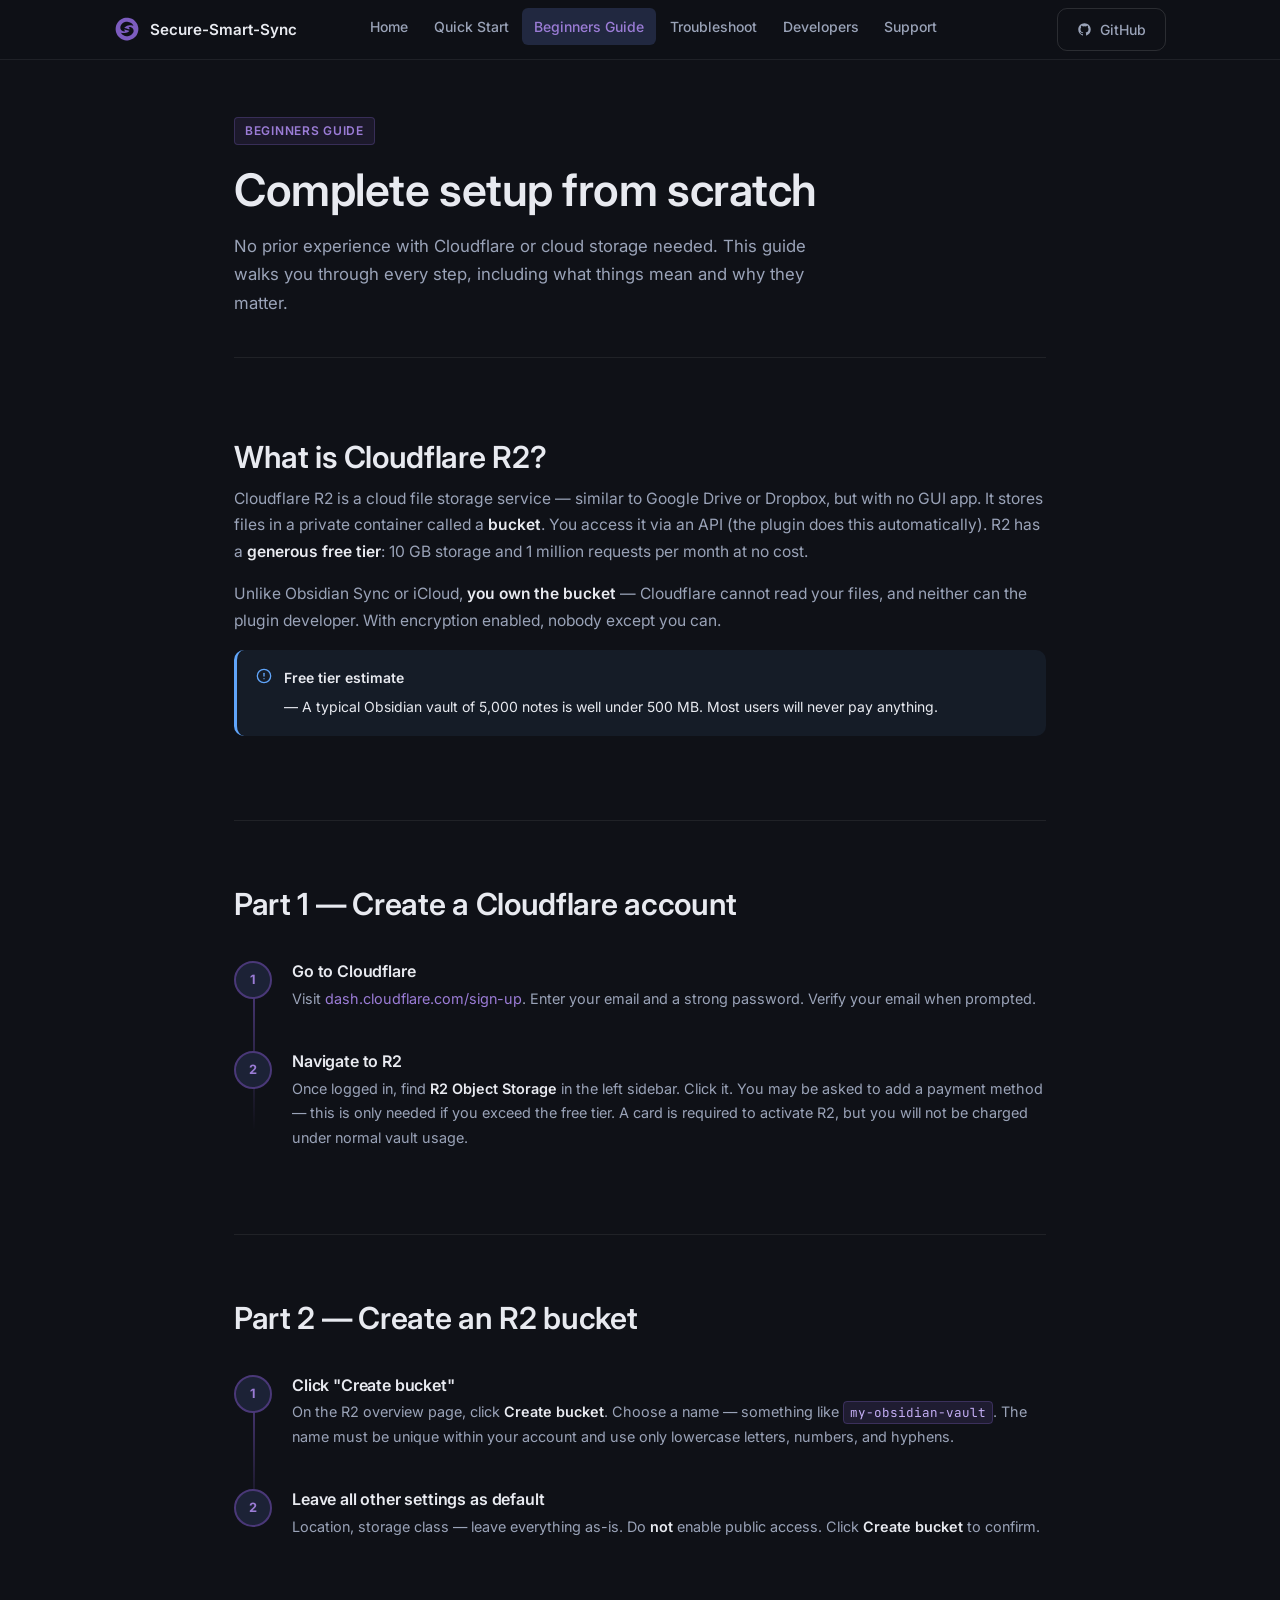
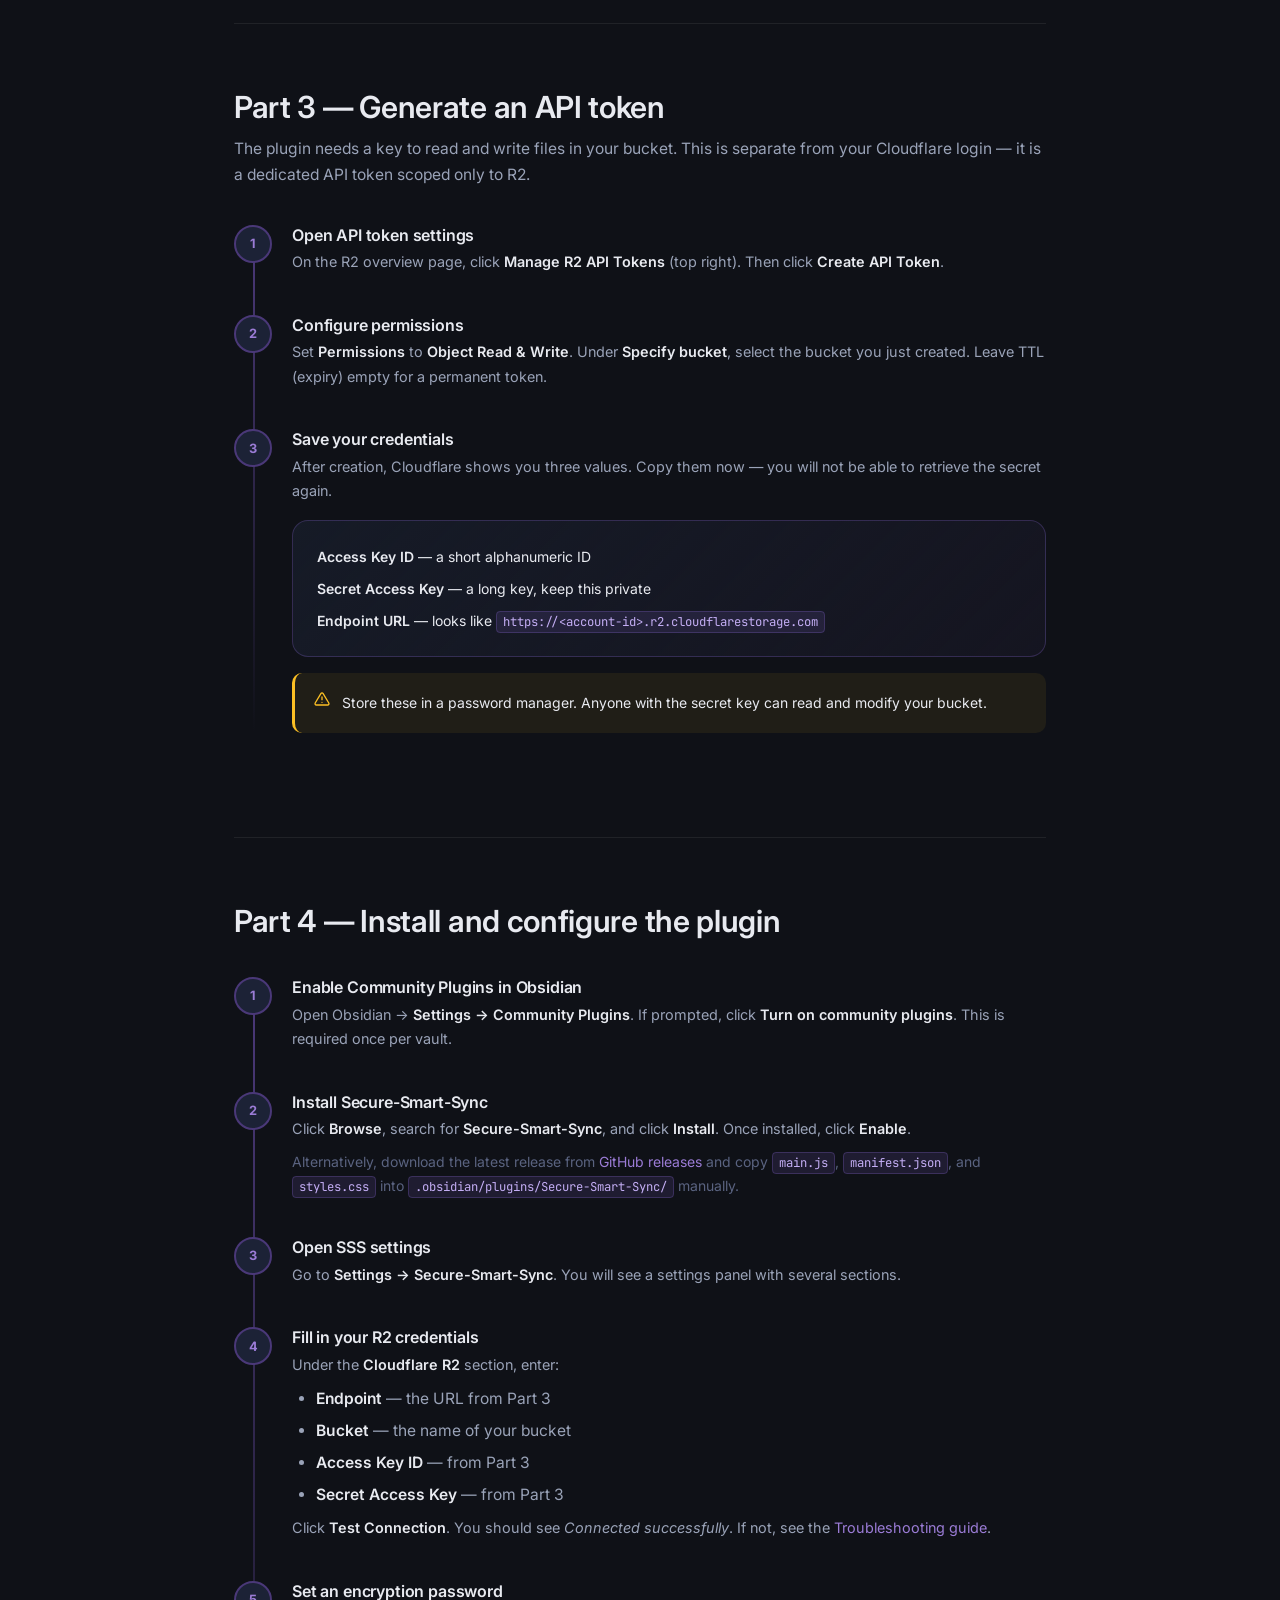
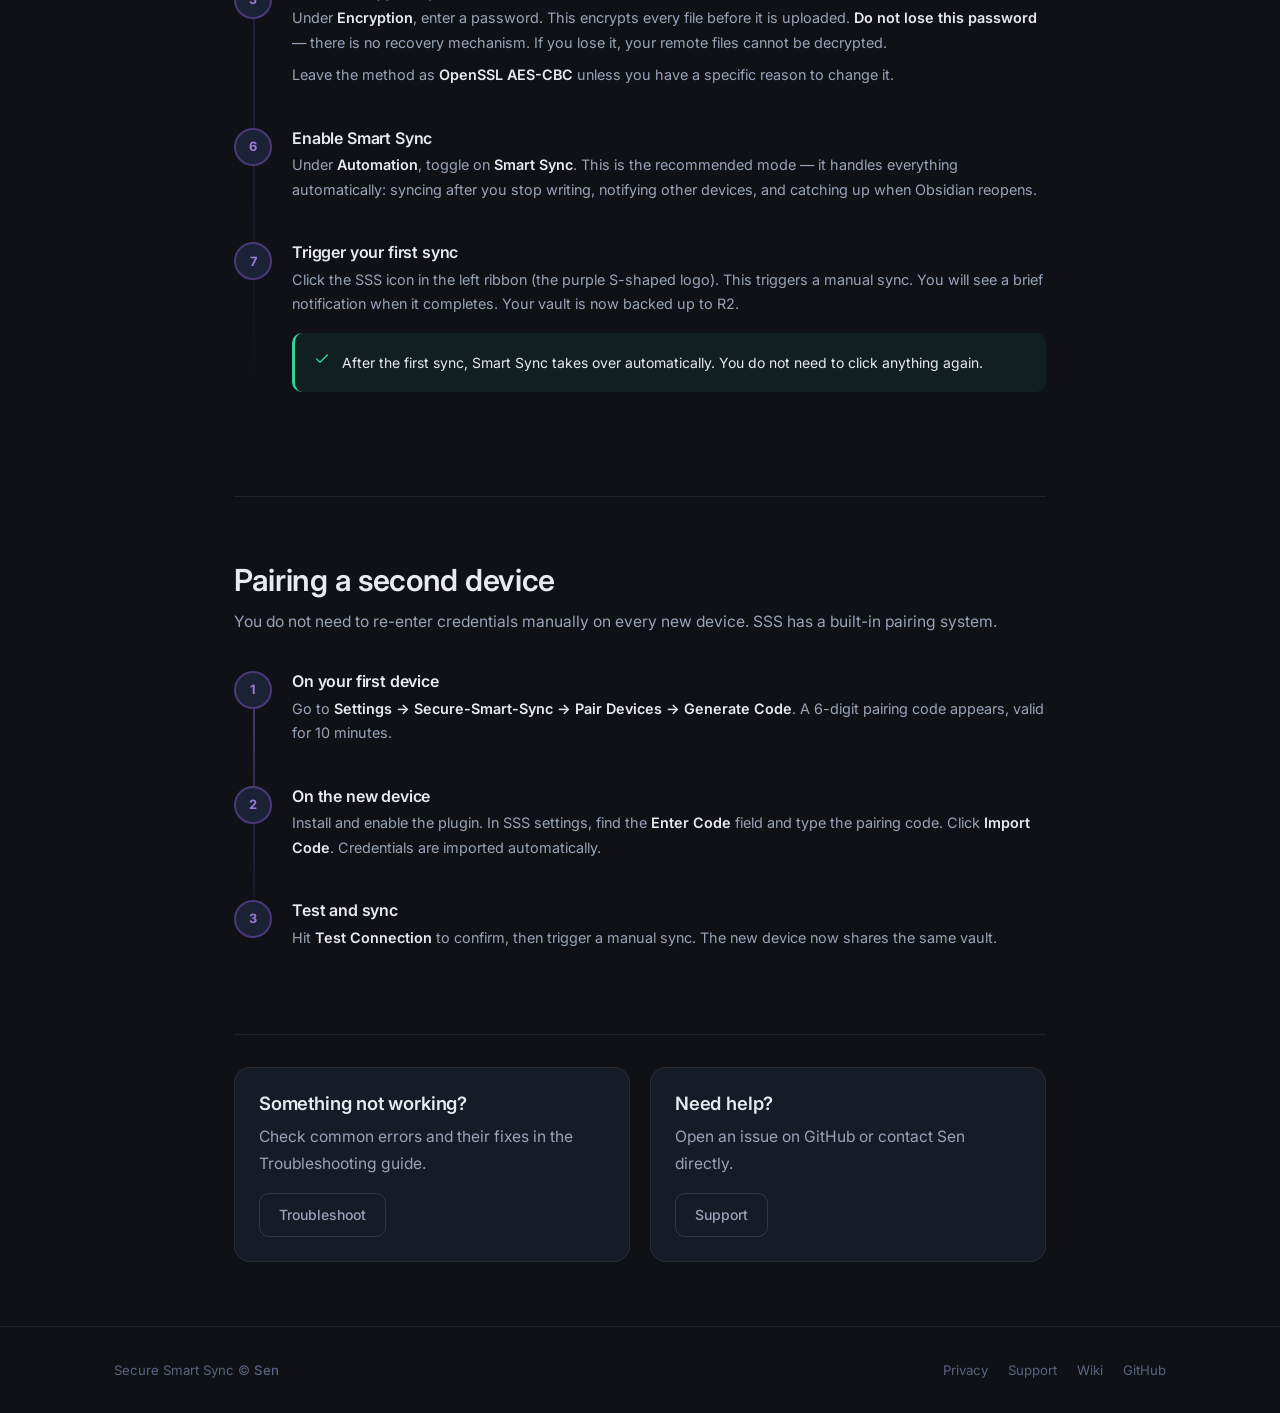
<file: beginners.html>
<!DOCTYPE html>
<html lang="en">
<head>
  <meta charset="UTF-8" />
  <meta name="viewport" content="width=device-width, initial-scale=1.0" />
  <title>Beginners Guide — Secure-Smart-Sync</title>
  <meta name="description" content="A complete step-by-step guide to setting up Secure-Smart-Sync from scratch — including Cloudflare account creation, R2 bucket setup, and plugin configuration." />
  <!-- Favicons -->
  <link rel="icon" type="image/svg+xml" media="(prefers-color-scheme: light)" sizes="any" href="https://cdn.jsdelivr.net/gh/Secure-Smart-Sync/Secure-Smart-Sync-assets@main/Icons/SVG/icon_black.svg" />
  <link rel="icon" type="image/svg+xml" media="(prefers-color-scheme: dark)" sizes="any" href="https://cdn.jsdelivr.net/gh/Secure-Smart-Sync/Secure-Smart-Sync-assets@main/Icons/SVG/icon_purple_transparent.svg" />
  <link rel="stylesheet" href="style.css" />
</head>
<body>

<nav class="nav" role="navigation" aria-label="Main navigation">
  <div class="nav-inner">
    <a href="index.html" class="nav-logo" aria-label="Home">
      <svg viewBox="0 0 2048 2048" xmlns="http://www.w3.org/2000/svg" aria-hidden="true" width="26" height="26"><g fill="#7c5cbf"><path d="M955 1921.80 c-153.40 -11.80 -301.40 -63.40 -431 -150.40 -78.40 -52.60 -152.20 -121.60 -212.20 -198.40 -93.80 -120.20 -157.60 -273.40 -176.60 -425 -8.20 -64.40 -9.20 -160 -2.40 -221 11.40 -100.60 41 -203 84.80 -292 114.40 -232.20 319 -403.80 563.40 -472.80 108.80 -30.60 220.60 -40.40 335 -29 426.20 42.20 769.60 393.60 802.20 821 3.40 46.80 1.40 148.20 -4 187.80 -18.20 133.20 -54.40 238.40 -120 347 -43.40 72 -99.40 140.80 -158.20 194.60 -152.80 139.80 -341.40 222.80 -541.80 238.40 -30.20 2.20 -108.80 2.20 -139.20 -0.20z m138.40 -326.80 c180.40 -23.80 350.80 -139.60 419.60 -286 23.20 -49 35.20 -104.80 32.20 -148.60 -8.80 -124.60 -94 -237.60 -207.80 -275.40 -51.20 -17 -92.40 -19 -140.20 -6.80 -17.60 4.60 -41.20 13.40 -41.20 15.80 0 0.80 2 3 4.20 5.20 7.60 6.80 39 49.80 49.80 68.20 23.60 39.80 30 53.40 30 64 0 23.60 -5 23.20 -145 -12.80 -60.40 -15.60 -142.80 -36.60 -183 -46.60 -40.20 -10.20 -75.40 -19.60 -78.20 -21.20 -6.60 -3.20 -7.80 -6.40 -7.80 -18.80 0 -12 2.60 -15.40 30.80 -39.60 103.80 -89.80 232.60 -143.80 371.20 -156.40 34 -3 110.40 -2.40 142 1 50.60 5.60 98 15.80 139.60 29.80 11.20 3.80 20.40 6.60 20.40 6 0 -0.40 -4.60 -10 -10.20 -21 -36.40 -72.80 -100.60 -147.40 -168 -195 -91 -64.60 -186.60 -98.80 -297.80 -106.80 -59.20 -4.20 -134.20 5.80 -198 26.40 -136.40 44.20 -249 137.20 -311.80 257.80 -38.40 73.80 -54 156.20 -42.40 224.20 14.80 85.80 59 156.80 128.60 206.60 55.80 40 134 62 195.20 55.20 19.60 -2.20 47.20 -7.40 51 -9.60 0.80 -0.40 -1.60 -4.60 -5.40 -9.20 -14.60 -18 -33.80 -48.80 -47.20 -75.40 -12.60 -25 -14 -29.20 -14 -39.60 0 -6.40 1 -12.60 2.40 -14 6.20 -6.20 25.40 -2.80 137.60 25.60 61 15.40 140.20 35.20 176 44 35.80 8.80 67 17 69.60 18 3.80 1.60 4.40 3.40 4.40 14.60 0 12 -0.40 13 -7.40 19.80 -23 21.80 -73.20 56.20 -111.40 76.60 -76.80 40.60 -159.20 65.40 -242.80 73 -34.80 3.20 -125 1.60 -156.40 -2.80 -36.20 -5.20 -84.20 -16.60 -119 -28.20 -17.60 -6 -32.20 -10.60 -32.40 -10.20 -1.40 1.40 22 39.80 37.20 60.80 94.40 132.20 250.20 219.40 418.20 234.20 26.80 2.40 77.20 1 107.40 -2.80z"/></g></svg>
      <span class="nav-logo-text">Secure-Smart-Sync</span>
    </a>
    <ul class="nav-links" id="nav-links">
      <li><a href="index.html">Home</a></li>
      <li><a href="quick-start.html">Quick Start</a></li>
      <li><a href="beginners.html">Beginners Guide</a></li>
      <li><a href="troubleshoot.html">Troubleshoot</a></li>
      <li><a href="developers.html">Developers</a></li>
      <li><a href="support.html">Support</a></li>
    </ul>
    <div class="nav-cta">
      <a href="https://github.com/xensenx/Secure_Smart_Sync" target="_blank" rel="noopener" class="btn btn-outline">
        <svg viewBox="0 0 24 24" fill="currentColor" width="15" height="15" aria-hidden="true"><path d="M12 2C6.477 2 2 6.477 2 12c0 4.418 2.865 8.166 6.839 9.489.5.092.682-.217.682-.482 0-.237-.009-.868-.013-1.703-2.782.604-3.369-1.34-3.369-1.34-.454-1.156-1.11-1.463-1.11-1.463-.908-.62.069-.608.069-.608 1.003.07 1.531 1.03 1.531 1.03.892 1.529 2.341 1.087 2.91.832.092-.647.35-1.088.636-1.338-2.22-.253-4.555-1.11-4.555-4.943 0-1.091.39-1.984 1.029-2.683-.103-.253-.446-1.27.098-2.647 0 0 .84-.269 2.75 1.025A9.578 9.578 0 0 1 12 6.836a9.59 9.59 0 0 1 2.504.337c1.909-1.294 2.747-1.025 2.747-1.025.546 1.377.202 2.394.1 2.647.64.699 1.028 1.592 1.028 2.683 0 3.842-2.339 4.687-4.566 4.935.359.309.678.919.678 1.852 0 1.336-.012 2.415-.012 2.743 0 .267.18.578.688.48C19.138 20.163 22 16.418 22 12c0-5.523-4.477-10-10-10z"/></svg>
        GitHub
      </a>
    </div>
    <button class="nav-hamburger" id="nav-hamburger" aria-label="Toggle navigation" aria-expanded="false">
      <span></span><span></span><span></span>
    </button>
  </div>
</nav>

<div class="page-wrap">
  <div class="container">

    <div class="page-header">
      <span class="badge">Beginners Guide</span>
      <h1>Complete setup from scratch</h1>
      <p>No prior experience with Cloudflare or cloud storage needed. This guide walks you through every step, including what things mean and why they matter.</p>
    </div>

    <!-- What is Cloudflare R2 -->
    <section class="section-sm" id="what-is-r2">
      <h2 class="reveal">What is Cloudflare R2?</h2>
      <p class="reveal mt-1">Cloudflare R2 is a cloud file storage service — similar to Google Drive or Dropbox, but with no GUI app. It stores files in a private container called a <strong>bucket</strong>. You access it via an API (the plugin does this automatically). R2 has a <strong>generous free tier</strong>: 10 GB storage and 1 million requests per month at no cost.</p>
      <p class="reveal mt-2">Unlike Obsidian Sync or iCloud, <strong>you own the bucket</strong> — Cloudflare cannot read your files, and neither can the plugin developer. With encryption enabled, nobody except you can.</p>

      <div class="callout callout-info reveal mt-2">
        <svg width="16" height="16" viewBox="0 0 24 24" fill="none" stroke="currentColor" stroke-width="2" stroke-linecap="round" stroke-linejoin="round" aria-hidden="true"><circle cx="12" cy="12" r="10"/><line x1="12" y1="8" x2="12" y2="12"/><line x1="12" y1="16" x2="12.01" y2="16"/></svg>
        <div class="callout-body"><strong>Free tier estimate</strong><span> — A typical Obsidian vault of 5,000 notes is well under 500 MB. Most users will never pay anything.</span></div>
      </div>
    </section>

    <hr />

    <!-- Part 1: Cloudflare account -->
    <section class="section-sm" id="cloudflare-account">
      <h2 class="reveal">Part 1 — Create a Cloudflare account</h2>
      <div class="step-flow mt-2">

        <div class="step-item">
          <div class="step-num">1</div>
          <div class="step-body">
            <h3>Go to Cloudflare</h3>
            <p>Visit <a href="https://dash.cloudflare.com/sign-up" target="_blank" rel="noopener">dash.cloudflare.com/sign-up</a>. Enter your email and a strong password. Verify your email when prompted.</p>
          </div>
        </div>

        <div class="step-item">
          <div class="step-num">2</div>
          <div class="step-body">
            <h3>Navigate to R2</h3>
            <p>Once logged in, find <strong>R2 Object Storage</strong> in the left sidebar. Click it. You may be asked to add a payment method — this is only needed if you exceed the free tier. A card is required to activate R2, but you will not be charged under normal vault usage.</p>
          </div>
        </div>

      </div>
    </section>

    <hr />

    <!-- Part 2: Create a bucket -->
    <section class="section-sm" id="create-bucket">
      <h2 class="reveal">Part 2 — Create an R2 bucket</h2>
      <div class="step-flow mt-2">

        <div class="step-item">
          <div class="step-num">1</div>
          <div class="step-body">
            <h3>Click "Create bucket"</h3>
            <p>On the R2 overview page, click <strong>Create bucket</strong>. Choose a name — something like <code>my-obsidian-vault</code>. The name must be unique within your account and use only lowercase letters, numbers, and hyphens.</p>
          </div>
        </div>

        <div class="step-item">
          <div class="step-num">2</div>
          <div class="step-body">
            <h3>Leave all other settings as default</h3>
            <p>Location, storage class — leave everything as-is. Do <strong>not</strong> enable public access. Click <strong>Create bucket</strong> to confirm.</p>
          </div>
        </div>

      </div>
    </section>

    <hr />

    <!-- Part 3: API Token -->
    <section class="section-sm" id="api-token">
      <h2 class="reveal">Part 3 — Generate an API token</h2>
      <p class="reveal mt-1">The plugin needs a key to read and write files in your bucket. This is separate from your Cloudflare login — it is a dedicated API token scoped only to R2.</p>

      <div class="step-flow mt-2">

        <div class="step-item">
          <div class="step-num">1</div>
          <div class="step-body">
            <h3>Open API token settings</h3>
            <p>On the R2 overview page, click <strong>Manage R2 API Tokens</strong> (top right). Then click <strong>Create API Token</strong>.</p>
          </div>
        </div>

        <div class="step-item">
          <div class="step-num">2</div>
          <div class="step-body">
            <h3>Configure permissions</h3>
            <p>Set <strong>Permissions</strong> to <strong>Object Read &amp; Write</strong>. Under <strong>Specify bucket</strong>, select the bucket you just created. Leave TTL (expiry) empty for a permanent token.</p>
          </div>
        </div>

        <div class="step-item">
          <div class="step-num">3</div>
          <div class="step-body">
            <h3>Save your credentials</h3>
            <p>After creation, Cloudflare shows you three values. Copy them now — you will not be able to retrieve the secret again.</p>
            <div class="card card-purple mt-2" style="font-size:0.875rem;">
              <div style="display:grid; gap:0.5rem;">
                <div><strong>Access Key ID</strong> — a short alphanumeric ID</div>
                <div><strong>Secret Access Key</strong> — a long key, keep this private</div>
                <div><strong>Endpoint URL</strong> — looks like <code>https://&lt;account-id&gt;.r2.cloudflarestorage.com</code></div>
              </div>
            </div>
            <div class="callout callout-warning mt-2">
              <svg width="16" height="16" viewBox="0 0 24 24" fill="none" stroke="currentColor" stroke-width="2" stroke-linecap="round" stroke-linejoin="round" aria-hidden="true"><path d="M10.29 3.86L1.82 18a2 2 0 0 0 1.71 3h16.94a2 2 0 0 0 1.71-3L13.71 3.86a2 2 0 0 0-3.42 0z"/><line x1="12" y1="9" x2="12" y2="13"/><line x1="12" y1="17" x2="12.01" y2="17"/></svg>
              <div class="callout-body"><span>Store these in a password manager. Anyone with the secret key can read and modify your bucket.</span></div>
            </div>
          </div>
        </div>

      </div>
    </section>

    <hr />

    <!-- Part 4: Plugin setup -->
    <section class="section-sm" id="plugin-setup">
      <h2 class="reveal">Part 4 — Install and configure the plugin</h2>
      <div class="step-flow mt-2">

        <div class="step-item">
          <div class="step-num">1</div>
          <div class="step-body">
            <h3>Enable Community Plugins in Obsidian</h3>
            <p>Open Obsidian → <strong>Settings → Community Plugins</strong>. If prompted, click <strong>Turn on community plugins</strong>. This is required once per vault.</p>
          </div>
        </div>

        <div class="step-item">
          <div class="step-num">2</div>
          <div class="step-body">
            <h3>Install Secure-Smart-Sync</h3>
            <p>Click <strong>Browse</strong>, search for <strong>Secure-Smart-Sync</strong>, and click <strong>Install</strong>. Once installed, click <strong>Enable</strong>.</p>
            <p class="mt-1" style="font-size:0.875rem; color:var(--text-muted);">Alternatively, download the latest release from <a href="https://github.com/xensenx/Secure_Smart_Sync/releases" target="_blank" rel="noopener">GitHub releases</a> and copy <code>main.js</code>, <code>manifest.json</code>, and <code>styles.css</code> into <code>.obsidian/plugins/Secure-Smart-Sync/</code> manually.</p>
          </div>
        </div>

        <div class="step-item">
          <div class="step-num">3</div>
          <div class="step-body">
            <h3>Open SSS settings</h3>
            <p>Go to <strong>Settings → Secure-Smart-Sync</strong>. You will see a settings panel with several sections.</p>
          </div>
        </div>

        <div class="step-item">
          <div class="step-num">4</div>
          <div class="step-body">
            <h3>Fill in your R2 credentials</h3>
            <p>Under the <strong>Cloudflare R2</strong> section, enter:</p>
            <ul style="margin-top:0.5rem;">
              <li><strong>Endpoint</strong> — the URL from Part 3</li>
              <li><strong>Bucket</strong> — the name of your bucket</li>
              <li><strong>Access Key ID</strong> — from Part 3</li>
              <li><strong>Secret Access Key</strong> — from Part 3</li>
            </ul>
            <p class="mt-1">Click <strong>Test Connection</strong>. You should see <em>Connected successfully</em>. If not, see the <a href="troubleshoot.html">Troubleshooting guide</a>.</p>
          </div>
        </div>

        <div class="step-item">
          <div class="step-num">5</div>
          <div class="step-body">
            <h3>Set an encryption password</h3>
            <p>Under <strong>Encryption</strong>, enter a password. This encrypts every file before it is uploaded. <strong>Do not lose this password</strong> — there is no recovery mechanism. If you lose it, your remote files cannot be decrypted.</p>
            <p class="mt-1">Leave the method as <strong>OpenSSL AES-CBC</strong> unless you have a specific reason to change it.</p>
          </div>
        </div>

        <div class="step-item">
          <div class="step-num">6</div>
          <div class="step-body">
            <h3>Enable Smart Sync</h3>
            <p>Under <strong>Automation</strong>, toggle on <strong>Smart Sync</strong>. This is the recommended mode — it handles everything automatically: syncing after you stop writing, notifying other devices, and catching up when Obsidian reopens.</p>
          </div>
        </div>

        <div class="step-item">
          <div class="step-num">7</div>
          <div class="step-body">
            <h3>Trigger your first sync</h3>
            <p>Click the SSS icon in the left ribbon (the purple S-shaped logo). This triggers a manual sync. You will see a brief notification when it completes. Your vault is now backed up to R2.</p>
            <div class="callout callout-success mt-2">
              <svg width="16" height="16" viewBox="0 0 24 24" fill="none" stroke="currentColor" stroke-width="2" stroke-linecap="round" stroke-linejoin="round" aria-hidden="true"><polyline points="20 6 9 17 4 12"/></svg>
              <div class="callout-body"><span>After the first sync, Smart Sync takes over automatically. You do not need to click anything again.</span></div>
            </div>
          </div>
        </div>

      </div>
    </section>

    <hr />

    <!-- Pairing a second device -->
    <section class="section-sm" id="pair-device">
      <h2 class="reveal">Pairing a second device</h2>
      <p class="reveal mt-1">You do not need to re-enter credentials manually on every new device. SSS has a built-in pairing system.</p>
      <div class="step-flow mt-2">
        <div class="step-item">
          <div class="step-num">1</div>
          <div class="step-body">
            <h3>On your first device</h3>
            <p>Go to <strong>Settings → Secure-Smart-Sync → Pair Devices → Generate Code</strong>. A 6-digit pairing code appears, valid for 10 minutes.</p>
          </div>
        </div>
        <div class="step-item">
          <div class="step-num">2</div>
          <div class="step-body">
            <h3>On the new device</h3>
            <p>Install and enable the plugin. In SSS settings, find the <strong>Enter Code</strong> field and type the pairing code. Click <strong>Import Code</strong>. Credentials are imported automatically.</p>
          </div>
        </div>
        <div class="step-item">
          <div class="step-num">3</div>
          <div class="step-body">
            <h3>Test and sync</h3>
            <p>Hit <strong>Test Connection</strong> to confirm, then trigger a manual sync. The new device now shares the same vault.</p>
          </div>
        </div>
      </div>
    </section>

    <hr />

    <div class="grid-2 reveal" style="margin:2rem 0 4rem;">
      <div class="card">
        <h3>Something not working?</h3>
        <p class="mt-1">Check common errors and their fixes in the Troubleshooting guide.</p>
        <a href="troubleshoot.html" class="btn btn-outline mt-2">Troubleshoot</a>
      </div>
      <div class="card">
        <h3>Need help?</h3>
        <p class="mt-1">Open an issue on GitHub or contact Sen directly.</p>
        <a href="support.html" class="btn btn-outline mt-2">Support</a>
      </div>
    </div>

  </div>
</div>

<footer>
  <div class="footer-inner">
    <span class="footer-copy">Secure Smart Sync &copy; <a href="https://github.com/xensenx" target="_blank" rel="noopener">Sen</a></span>
    <nav class="footer-links" aria-label="Footer navigation">
      <a href="privacy policy.html">Privacy</a>
      <a href="support.html">Support</a>
      <a href="https://github.com/Secure-Smart-Sync/Secure-Smart-Sync/wiki" target="_blank" rel="noopener">Wiki</a>
      <a href="https://github.com/Secure-Smart-Sync" target="_blank" rel="noopener">GitHub</a>
    </nav>
  </div>
</footer>

<script src="script.js"></script>
</body>
</html>
</file>
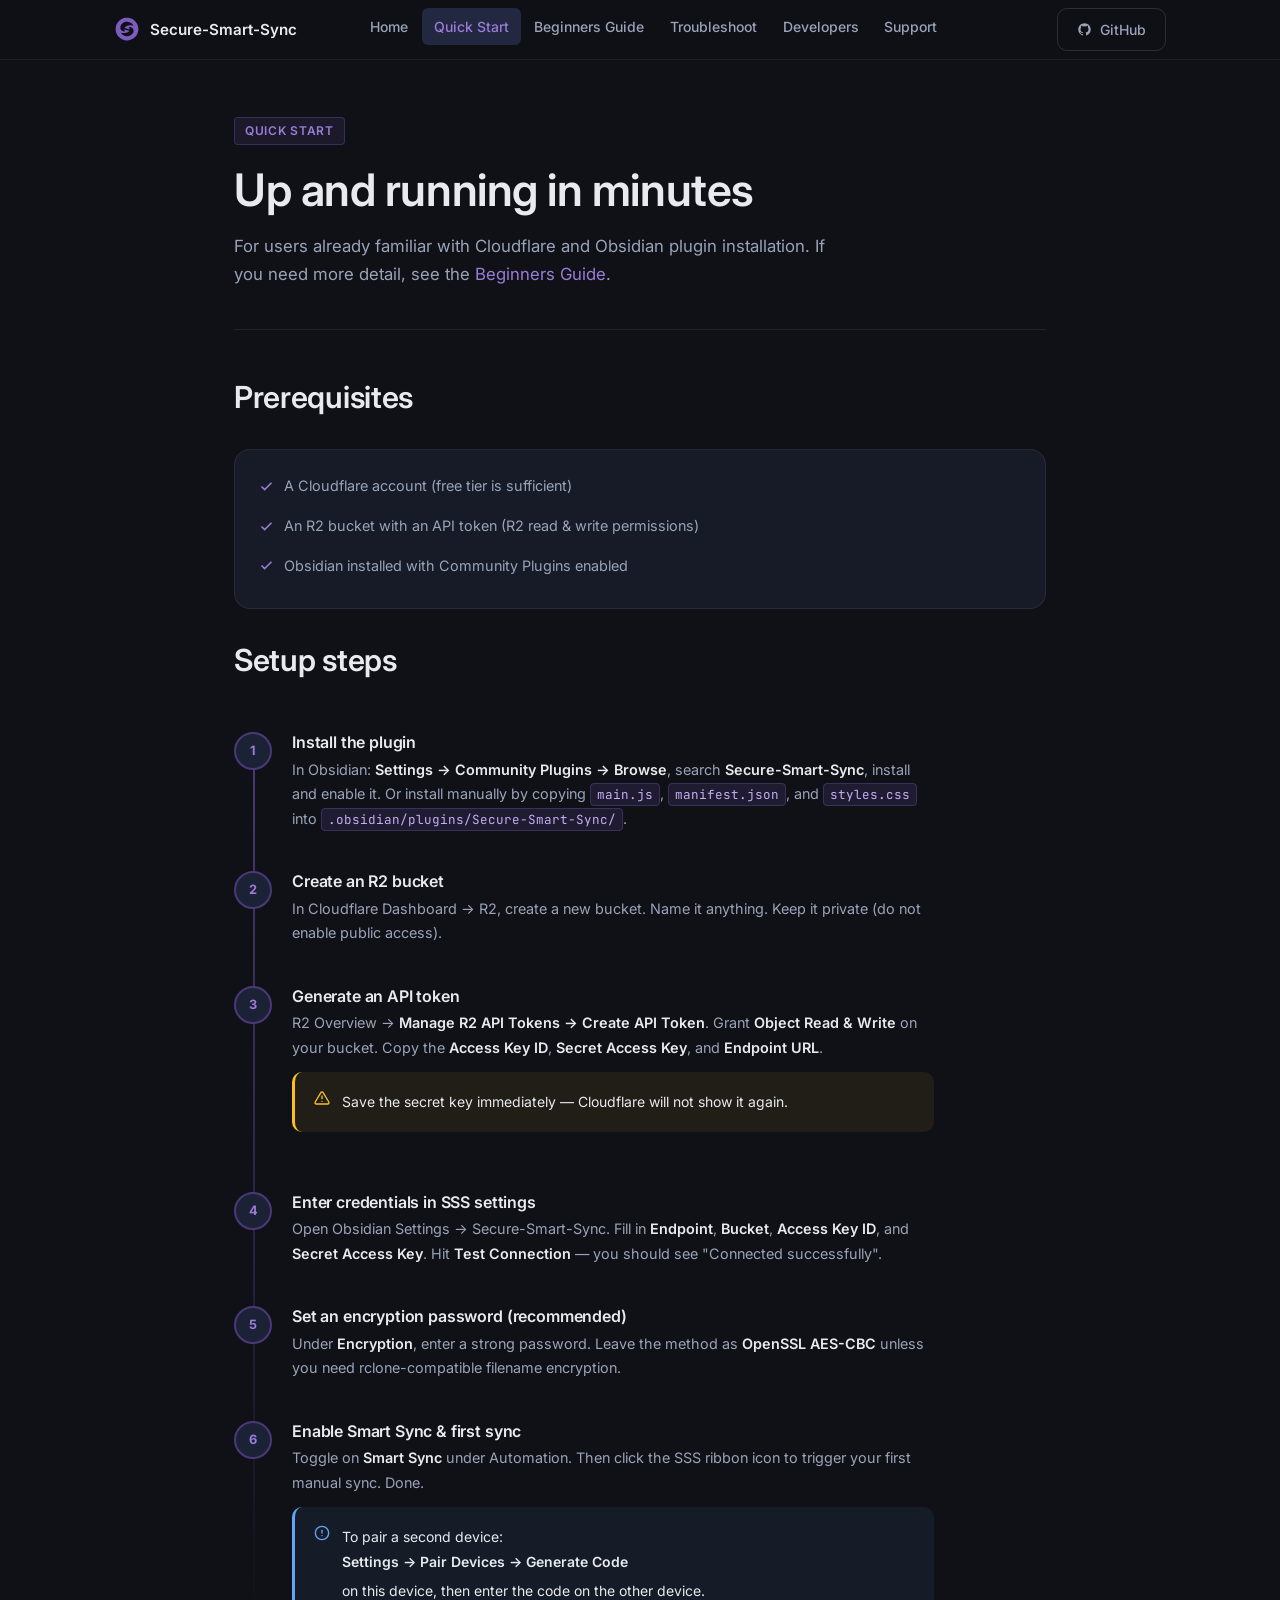
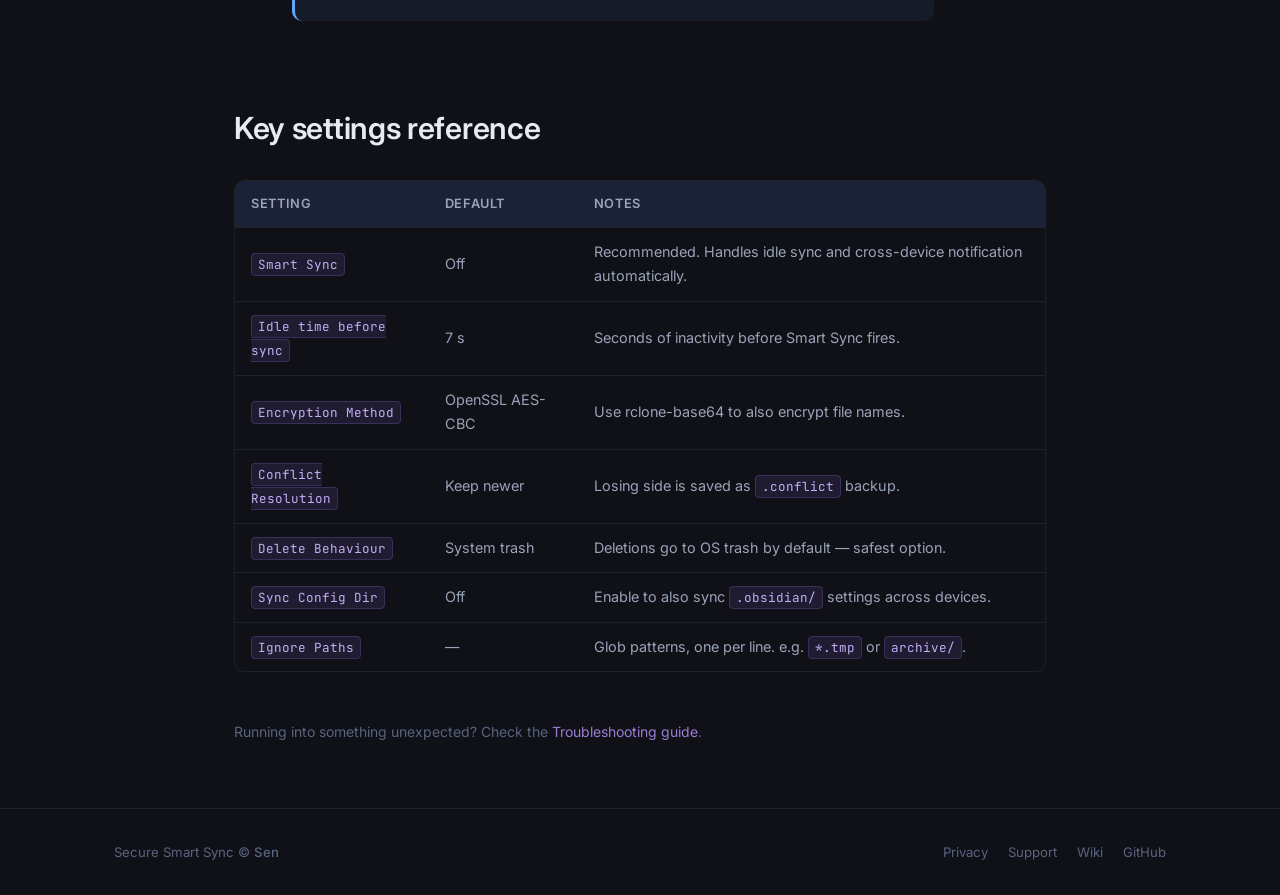
<file: quick-start.html>
<!DOCTYPE html>
<html lang="en">
<head>
  <meta charset="UTF-8" />
  <meta name="viewport" content="width=device-width, initial-scale=1.0" />
  <title>Quick Start — Secure-Smart-Sync</title>
  <meta name="description" content="Get Secure-Smart-Sync running in minutes. For users already familiar with Cloudflare R2 and Obsidian plugins." />
  <!-- Favicons -->
  <link rel="icon" type="image/svg+xml" media="(prefers-color-scheme: light)" sizes="any" href="https://cdn.jsdelivr.net/gh/Secure-Smart-Sync/Secure-Smart-Sync-assets@main/Icons/SVG/icon_black.svg" />
  <link rel="icon" type="image/svg+xml" media="(prefers-color-scheme: dark)" sizes="any" href="https://cdn.jsdelivr.net/gh/Secure-Smart-Sync/Secure-Smart-Sync-assets@main/Icons/SVG/icon_purple_transparent.svg" />
  <link rel="stylesheet" href="style.css" />
</head>
<body>

<nav class="nav" role="navigation" aria-label="Main navigation">
  <div class="nav-inner">
    <a href="index.html" class="nav-logo" aria-label="Home">
      <svg viewBox="0 0 2048 2048" xmlns="http://www.w3.org/2000/svg" aria-hidden="true" width="26" height="26"><g fill="#7c5cbf"><path d="M955 1921.80 c-153.40 -11.80 -301.40 -63.40 -431 -150.40 -78.40 -52.60 -152.20 -121.60 -212.20 -198.40 -93.80 -120.20 -157.60 -273.40 -176.60 -425 -8.20 -64.40 -9.20 -160 -2.40 -221 11.40 -100.60 41 -203 84.80 -292 114.40 -232.20 319 -403.80 563.40 -472.80 108.80 -30.60 220.60 -40.40 335 -29 426.20 42.20 769.60 393.60 802.20 821 3.40 46.80 1.40 148.20 -4 187.80 -18.20 133.20 -54.40 238.40 -120 347 -43.40 72 -99.40 140.80 -158.20 194.60 -152.80 139.80 -341.40 222.80 -541.80 238.40 -30.20 2.20 -108.80 2.20 -139.20 -0.20z m138.40 -326.80 c180.40 -23.80 350.80 -139.60 419.60 -286 23.20 -49 35.20 -104.80 32.20 -148.60 -8.80 -124.60 -94 -237.60 -207.80 -275.40 -51.20 -17 -92.40 -19 -140.20 -6.80 -17.60 4.60 -41.20 13.40 -41.20 15.80 0 0.80 2 3 4.20 5.20 7.60 6.80 39 49.80 49.80 68.20 23.60 39.80 30 53.40 30 64 0 23.60 -5 23.20 -145 -12.80 -60.40 -15.60 -142.80 -36.60 -183 -46.60 -40.20 -10.20 -75.40 -19.60 -78.20 -21.20 -6.60 -3.20 -7.80 -6.40 -7.80 -18.80 0 -12 2.60 -15.40 30.80 -39.60 103.80 -89.80 232.60 -143.80 371.20 -156.40 34 -3 110.40 -2.40 142 1 50.60 5.60 98 15.80 139.60 29.80 11.20 3.80 20.40 6.60 20.40 6 0 -0.40 -4.60 -10 -10.20 -21 -36.40 -72.80 -100.60 -147.40 -168 -195 -91 -64.60 -186.60 -98.80 -297.80 -106.80 -59.20 -4.20 -134.20 5.80 -198 26.40 -136.40 44.20 -249 137.20 -311.80 257.80 -38.40 73.80 -54 156.20 -42.40 224.20 14.80 85.80 59 156.80 128.60 206.60 55.80 40 134 62 195.20 55.20 19.60 -2.20 47.20 -7.40 51 -9.60 0.80 -0.40 -1.60 -4.60 -5.40 -9.20 -14.60 -18 -33.80 -48.80 -47.20 -75.40 -12.60 -25 -14 -29.20 -14 -39.60 0 -6.40 1 -12.60 2.40 -14 6.20 -6.20 25.40 -2.80 137.60 25.60 61 15.40 140.20 35.20 176 44 35.80 8.80 67 17 69.60 18 3.80 1.60 4.40 3.40 4.40 14.60 0 12 -0.40 13 -7.40 19.80 -23 21.80 -73.20 56.20 -111.40 76.60 -76.80 40.60 -159.20 65.40 -242.80 73 -34.80 3.20 -125 1.60 -156.40 -2.80 -36.20 -5.20 -84.20 -16.60 -119 -28.20 -17.60 -6 -32.20 -10.60 -32.40 -10.20 -1.40 1.40 22 39.80 37.20 60.80 94.40 132.20 250.20 219.40 418.20 234.20 26.80 2.40 77.20 1 107.40 -2.80z"/></g></svg>
      <span class="nav-logo-text">Secure-Smart-Sync</span>
    </a>
    <ul class="nav-links" id="nav-links">
      <li><a href="index.html">Home</a></li>
      <li><a href="quick-start.html">Quick Start</a></li>
      <li><a href="beginners.html">Beginners Guide</a></li>
      <li><a href="troubleshoot.html">Troubleshoot</a></li>
      <li><a href="developers.html">Developers</a></li>
      <li><a href="support.html">Support</a></li>
    </ul>
    <div class="nav-cta">
      <a href="https://github.com/xensenx/Secure_Smart_Sync" target="_blank" rel="noopener" class="btn btn-outline">
        <svg viewBox="0 0 24 24" fill="currentColor" width="15" height="15" aria-hidden="true"><path d="M12 2C6.477 2 2 6.477 2 12c0 4.418 2.865 8.166 6.839 9.489.5.092.682-.217.682-.482 0-.237-.009-.868-.013-1.703-2.782.604-3.369-1.34-3.369-1.34-.454-1.156-1.11-1.463-1.11-1.463-.908-.62.069-.608.069-.608 1.003.07 1.531 1.03 1.531 1.03.892 1.529 2.341 1.087 2.91.832.092-.647.35-1.088.636-1.338-2.22-.253-4.555-1.11-4.555-4.943 0-1.091.39-1.984 1.029-2.683-.103-.253-.446-1.27.098-2.647 0 0 .84-.269 2.75 1.025A9.578 9.578 0 0 1 12 6.836a9.59 9.59 0 0 1 2.504.337c1.909-1.294 2.747-1.025 2.747-1.025.546 1.377.202 2.394.1 2.647.64.699 1.028 1.592 1.028 2.683 0 3.842-2.339 4.687-4.566 4.935.359.309.678.919.678 1.852 0 1.336-.012 2.415-.012 2.743 0 .267.18.578.688.48C19.138 20.163 22 16.418 22 12c0-5.523-4.477-10-10-10z"/></svg>
        GitHub
      </a>
    </div>
    <button class="nav-hamburger" id="nav-hamburger" aria-label="Toggle navigation" aria-expanded="false">
      <span></span><span></span><span></span>
    </button>
  </div>
</nav>

<div class="page-wrap">
  <div class="container">
    <div class="page-header">
      <span class="badge">Quick Start</span>
      <h1>Up and running in minutes</h1>
      <p>For users already familiar with Cloudflare and Obsidian plugin installation. If you need more detail, see the <a href="beginners.html">Beginners Guide</a>.</p>
    </div>

    <!-- Checklist -->
    <div class="section-title reveal"><h2>Prerequisites</h2></div>
    <div class="card reveal" style="margin-bottom:2rem;">
      <ul style="list-style:none; padding:0; display:flex; flex-direction:column; gap:0.6rem;">
        <li style="display:flex; align-items:center; gap:0.6rem; color:var(--text-secondary); font-size:0.9rem;">
          <svg width="15" height="15" viewBox="0 0 24 24" fill="none" stroke="var(--purple-light)" stroke-width="2.5" aria-hidden="true"><polyline points="20 6 9 17 4 12"/></svg>
          A Cloudflare account (free tier is sufficient)
        </li>
        <li style="display:flex; align-items:center; gap:0.6rem; color:var(--text-secondary); font-size:0.9rem;">
          <svg width="15" height="15" viewBox="0 0 24 24" fill="none" stroke="var(--purple-light)" stroke-width="2.5" aria-hidden="true"><polyline points="20 6 9 17 4 12"/></svg>
          An R2 bucket with an API token (R2 read &amp; write permissions)
        </li>
        <li style="display:flex; align-items:center; gap:0.6rem; color:var(--text-secondary); font-size:0.9rem;">
          <svg width="15" height="15" viewBox="0 0 24 24" fill="none" stroke="var(--purple-light)" stroke-width="2.5" aria-hidden="true"><polyline points="20 6 9 17 4 12"/></svg>
          Obsidian installed with Community Plugins enabled
        </li>
      </ul>
    </div>

    <!-- Steps -->
    <div class="section-title reveal"><h2>Setup steps</h2></div>
    <div class="step-flow" style="max-width:700px; margin-bottom:3rem;">

      <div class="step-item">
        <div class="step-num">1</div>
        <div class="step-body">
          <h3>Install the plugin</h3>
          <p>In Obsidian: <strong>Settings → Community Plugins → Browse</strong>, search <strong>Secure-Smart-Sync</strong>, install and enable it. Or install manually by copying <code>main.js</code>, <code>manifest.json</code>, and <code>styles.css</code> into <code>.obsidian/plugins/Secure-Smart-Sync/</code>.</p>
        </div>
      </div>

      <div class="step-item">
        <div class="step-num">2</div>
        <div class="step-body">
          <h3>Create an R2 bucket</h3>
          <p>In Cloudflare Dashboard → R2, create a new bucket. Name it anything. Keep it private (do not enable public access).</p>
        </div>
      </div>

      <div class="step-item">
        <div class="step-num">3</div>
        <div class="step-body">
          <h3>Generate an API token</h3>
          <p>R2 Overview → <strong>Manage R2 API Tokens → Create API Token</strong>. Grant <strong>Object Read &amp; Write</strong> on your bucket. Copy the <strong>Access Key ID</strong>, <strong>Secret Access Key</strong>, and <strong>Endpoint URL</strong>.</p>
          <div class="callout callout-warning" style="margin-top:0.75rem;">
            <svg width="16" height="16" viewBox="0 0 24 24" fill="none" stroke="currentColor" stroke-width="2" stroke-linecap="round" stroke-linejoin="round" aria-hidden="true"><path d="M10.29 3.86L1.82 18a2 2 0 0 0 1.71 3h16.94a2 2 0 0 0 1.71-3L13.71 3.86a2 2 0 0 0-3.42 0z"/><line x1="12" y1="9" x2="12" y2="13"/><line x1="12" y1="17" x2="12.01" y2="17"/></svg>
            <div class="callout-body"><span>Save the secret key immediately — Cloudflare will not show it again.</span></div>
          </div>
        </div>
      </div>

      <div class="step-item">
        <div class="step-num">4</div>
        <div class="step-body">
          <h3>Enter credentials in SSS settings</h3>
          <p>Open Obsidian Settings → Secure-Smart-Sync. Fill in <strong>Endpoint</strong>, <strong>Bucket</strong>, <strong>Access Key ID</strong>, and <strong>Secret Access Key</strong>. Hit <strong>Test Connection</strong> — you should see "Connected successfully".</p>
        </div>
      </div>

      <div class="step-item">
        <div class="step-num">5</div>
        <div class="step-body">
          <h3>Set an encryption password (recommended)</h3>
          <p>Under <strong>Encryption</strong>, enter a strong password. Leave the method as <strong>OpenSSL AES-CBC</strong> unless you need rclone-compatible filename encryption.</p>
        </div>
      </div>

      <div class="step-item">
        <div class="step-num">6</div>
        <div class="step-body">
          <h3>Enable Smart Sync &amp; first sync</h3>
          <p>Toggle on <strong>Smart Sync</strong> under Automation. Then click the SSS ribbon icon to trigger your first manual sync. Done.</p>
          <div class="callout callout-info" style="margin-top:0.75rem;">
            <svg width="16" height="16" viewBox="0 0 24 24" fill="none" stroke="currentColor" stroke-width="2" stroke-linecap="round" stroke-linejoin="round" aria-hidden="true"><circle cx="12" cy="12" r="10"/><line x1="12" y1="8" x2="12" y2="12"/><line x1="12" y1="16" x2="12.01" y2="16"/></svg>
            <div class="callout-body"><span>To pair a second device: <strong>Settings → Pair Devices → Generate Code</strong> on this device, then enter the code on the other device.</span></div>
          </div>
        </div>
      </div>

    </div>

    <!-- Settings reference table -->
    <div class="section-title reveal"><h2>Key settings reference</h2></div>
    <div class="table-wrap reveal" style="margin-bottom:3rem;">
      <table>
        <thead><tr><th>Setting</th><th>Default</th><th>Notes</th></tr></thead>
        <tbody>
          <tr><td><code>Smart Sync</code></td><td>Off</td><td>Recommended. Handles idle sync and cross-device notification automatically.</td></tr>
          <tr><td><code>Idle time before sync</code></td><td>7 s</td><td>Seconds of inactivity before Smart Sync fires.</td></tr>
          <tr><td><code>Encryption Method</code></td><td>OpenSSL AES-CBC</td><td>Use rclone-base64 to also encrypt file names.</td></tr>
          <tr><td><code>Conflict Resolution</code></td><td>Keep newer</td><td>Losing side is saved as <code>.conflict</code> backup.</td></tr>
          <tr><td><code>Delete Behaviour</code></td><td>System trash</td><td>Deletions go to OS trash by default — safest option.</td></tr>
          <tr><td><code>Sync Config Dir</code></td><td>Off</td><td>Enable to also sync <code>.obsidian/</code> settings across devices.</td></tr>
          <tr><td><code>Ignore Paths</code></td><td>—</td><td>Glob patterns, one per line. e.g. <code>*.tmp</code> or <code>archive/</code>.</td></tr>
        </tbody>
      </table>
    </div>

    <div class="reveal" style="margin-bottom:4rem;">
      <p class="text-muted text-sm">Running into something unexpected? Check the <a href="troubleshoot.html">Troubleshooting guide</a>.</p>
    </div>

  </div>
</div>

<footer>
  <div class="footer-inner">
    <span class="footer-copy">Secure Smart Sync &copy; <a href="https://github.com/xensenx" target="_blank" rel="noopener">Sen</a></span>
    <nav class="footer-links" aria-label="Footer navigation">
      <a href="privacy policy.html">Privacy</a>
      <a href="support.html">Support</a>
      <a href="https://github.com/Secure-Smart-Sync/Secure-Smart-Sync/wiki" target="_blank" rel="noopener">Wiki</a>
      <a href="https://github.com/Secure-Smart-Sync" target="_blank" rel="noopener">GitHub</a>
    </nav>
  </div>
</footer>

<script src="script.js"></script>
</body>
</html>
</file>
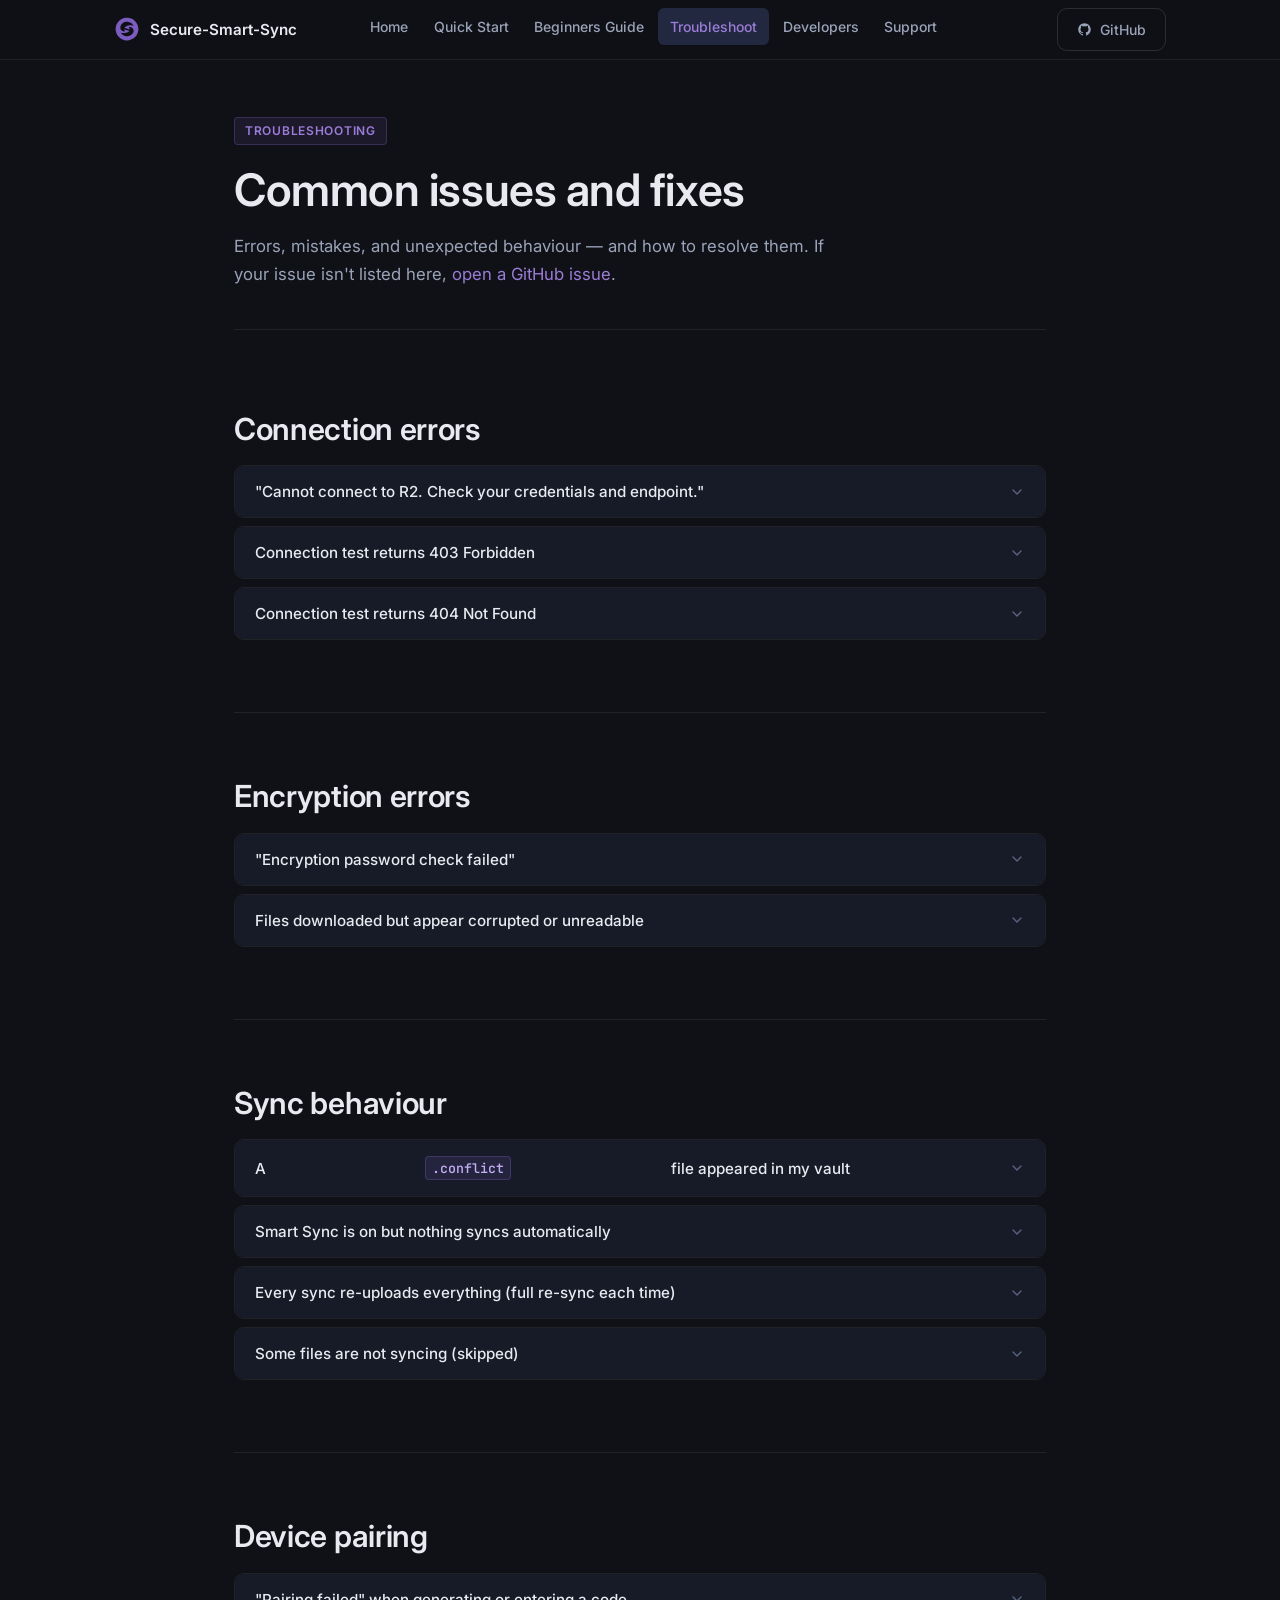
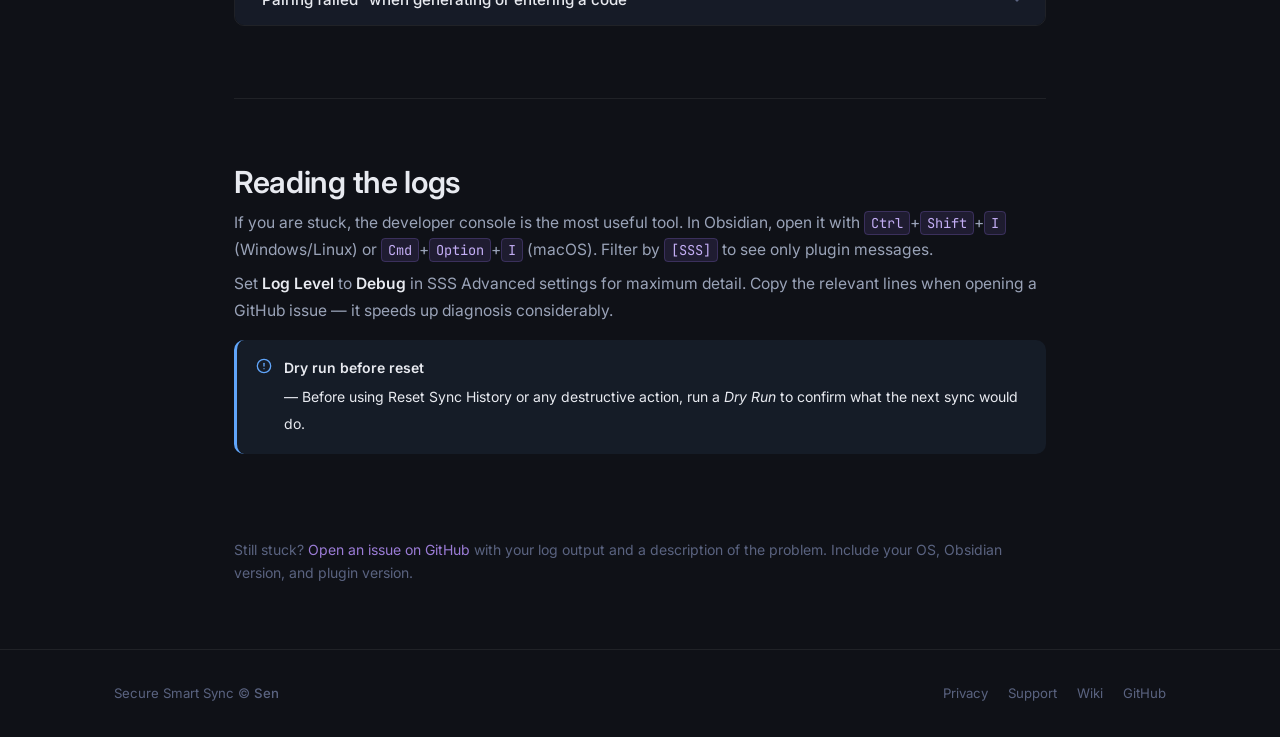
<file: troubleshoot.html>
<!DOCTYPE html>
<html lang="en">
<head>
  <meta charset="UTF-8" />
  <meta name="viewport" content="width=device-width, initial-scale=1.0" />
  <title>Troubleshooting — Secure-Smart-Sync</title>
  <meta name="description" content="Common errors, mistakes, and fixes for Secure-Smart-Sync. Connection failures, encryption issues, sync conflicts, and more." />
  <!-- Favicons -->
  <link rel="icon" type="image/svg+xml" media="(prefers-color-scheme: light)" sizes="any" href="https://cdn.jsdelivr.net/gh/Secure-Smart-Sync/Secure-Smart-Sync-assets@main/Icons/SVG/icon_black.svg" />
  <link rel="icon" type="image/svg+xml" media="(prefers-color-scheme: dark)" sizes="any" href="https://cdn.jsdelivr.net/gh/Secure-Smart-Sync/Secure-Smart-Sync-assets@main/Icons/SVG/icon_purple_transparent.svg" />
  <link rel="stylesheet" href="style.css" />
</head>
<body>

<nav class="nav" role="navigation" aria-label="Main navigation">
  <div class="nav-inner">
    <a href="index.html" class="nav-logo" aria-label="Home">
      <svg viewBox="0 0 2048 2048" xmlns="http://www.w3.org/2000/svg" aria-hidden="true" width="26" height="26"><g fill="#7c5cbf"><path d="M955 1921.80 c-153.40 -11.80 -301.40 -63.40 -431 -150.40 -78.40 -52.60 -152.20 -121.60 -212.20 -198.40 -93.80 -120.20 -157.60 -273.40 -176.60 -425 -8.20 -64.40 -9.20 -160 -2.40 -221 11.40 -100.60 41 -203 84.80 -292 114.40 -232.20 319 -403.80 563.40 -472.80 108.80 -30.60 220.60 -40.40 335 -29 426.20 42.20 769.60 393.60 802.20 821 3.40 46.80 1.40 148.20 -4 187.80 -18.20 133.20 -54.40 238.40 -120 347 -43.40 72 -99.40 140.80 -158.20 194.60 -152.80 139.80 -341.40 222.80 -541.80 238.40 -30.20 2.20 -108.80 2.20 -139.20 -0.20z m138.40 -326.80 c180.40 -23.80 350.80 -139.60 419.60 -286 23.20 -49 35.20 -104.80 32.20 -148.60 -8.80 -124.60 -94 -237.60 -207.80 -275.40 -51.20 -17 -92.40 -19 -140.20 -6.80 -17.60 4.60 -41.20 13.40 -41.20 15.80 0 0.80 2 3 4.20 5.20 7.60 6.80 39 49.80 49.80 68.20 23.60 39.80 30 53.40 30 64 0 23.60 -5 23.20 -145 -12.80 -60.40 -15.60 -142.80 -36.60 -183 -46.60 -40.20 -10.20 -75.40 -19.60 -78.20 -21.20 -6.60 -3.20 -7.80 -6.40 -7.80 -18.80 0 -12 2.60 -15.40 30.80 -39.60 103.80 -89.80 232.60 -143.80 371.20 -156.40 34 -3 110.40 -2.40 142 1 50.60 5.60 98 15.80 139.60 29.80 11.20 3.80 20.40 6.60 20.40 6 0 -0.40 -4.60 -10 -10.20 -21 -36.40 -72.80 -100.60 -147.40 -168 -195 -91 -64.60 -186.60 -98.80 -297.80 -106.80 -59.20 -4.20 -134.20 5.80 -198 26.40 -136.40 44.20 -249 137.20 -311.80 257.80 -38.40 73.80 -54 156.20 -42.40 224.20 14.80 85.80 59 156.80 128.60 206.60 55.80 40 134 62 195.20 55.20 19.60 -2.20 47.20 -7.40 51 -9.60 0.80 -0.40 -1.60 -4.60 -5.40 -9.20 -14.60 -18 -33.80 -48.80 -47.20 -75.40 -12.60 -25 -14 -29.20 -14 -39.60 0 -6.40 1 -12.60 2.40 -14 6.20 -6.20 25.40 -2.80 137.60 25.60 61 15.40 140.20 35.20 176 44 35.80 8.80 67 17 69.60 18 3.80 1.60 4.40 3.40 4.40 14.60 0 12 -0.40 13 -7.40 19.80 -23 21.80 -73.20 56.20 -111.40 76.60 -76.80 40.60 -159.20 65.40 -242.80 73 -34.80 3.20 -125 1.60 -156.40 -2.80 -36.20 -5.20 -84.20 -16.60 -119 -28.20 -17.60 -6 -32.20 -10.60 -32.40 -10.20 -1.40 1.40 22 39.80 37.20 60.80 94.40 132.20 250.20 219.40 418.20 234.20 26.80 2.40 77.20 1 107.40 -2.80z"/></g></svg>
      <span class="nav-logo-text">Secure-Smart-Sync</span>
    </a>
    <ul class="nav-links" id="nav-links">
      <li><a href="index.html">Home</a></li>
      <li><a href="quick-start.html">Quick Start</a></li>
      <li><a href="beginners.html">Beginners Guide</a></li>
      <li><a href="troubleshoot.html">Troubleshoot</a></li>
      <li><a href="developers.html">Developers</a></li>
      <li><a href="support.html">Support</a></li>
    </ul>
    <div class="nav-cta">
      <a href="https://github.com/xensenx/Secure_Smart_Sync" target="_blank" rel="noopener" class="btn btn-outline">
        <svg viewBox="0 0 24 24" fill="currentColor" width="15" height="15" aria-hidden="true"><path d="M12 2C6.477 2 2 6.477 2 12c0 4.418 2.865 8.166 6.839 9.489.5.092.682-.217.682-.482 0-.237-.009-.868-.013-1.703-2.782.604-3.369-1.34-3.369-1.34-.454-1.156-1.11-1.463-1.11-1.463-.908-.62.069-.608.069-.608 1.003.07 1.531 1.03 1.531 1.03.892 1.529 2.341 1.087 2.91.832.092-.647.35-1.088.636-1.338-2.22-.253-4.555-1.11-4.555-4.943 0-1.091.39-1.984 1.029-2.683-.103-.253-.446-1.27.098-2.647 0 0 .84-.269 2.75 1.025A9.578 9.578 0 0 1 12 6.836a9.59 9.59 0 0 1 2.504.337c1.909-1.294 2.747-1.025 2.747-1.025.546 1.377.202 2.394.1 2.647.64.699 1.028 1.592 1.028 2.683 0 3.842-2.339 4.687-4.566 4.935.359.309.678.919.678 1.852 0 1.336-.012 2.415-.012 2.743 0 .267.18.578.688.48C19.138 20.163 22 16.418 22 12c0-5.523-4.477-10-10-10z"/></svg>
        GitHub
      </a>
    </div>
    <button class="nav-hamburger" id="nav-hamburger" aria-label="Toggle navigation" aria-expanded="false">
      <span></span><span></span><span></span>
    </button>
  </div>
</nav>

<div class="page-wrap">
  <div class="container">

    <div class="page-header">
      <span class="badge">Troubleshooting</span>
      <h1>Common issues and fixes</h1>
      <p>Errors, mistakes, and unexpected behaviour — and how to resolve them. If your issue isn't listed here, <a href="https://github.com/xensenx/Secure_Smart_Sync/issues" target="_blank" rel="noopener">open a GitHub issue</a>.</p>
    </div>

    <!-- Connection errors -->
    <section class="section-sm" id="connection">
      <h2 class="reveal">Connection errors</h2>
      <div data-accordion-group class="mt-2">

        <div class="accordion-item">
          <button class="accordion-trigger" id="err-connection-failed">
            "Cannot connect to R2. Check your credentials and endpoint."
            <svg class="accordion-icon" width="16" height="16" viewBox="0 0 24 24" fill="none" stroke="currentColor" stroke-width="2" stroke-linecap="round" stroke-linejoin="round" aria-hidden="true"><polyline points="6 9 12 15 18 9"/></svg>
          </button>
          <div class="accordion-body" role="region">
            <div class="accordion-body-inner">
              <p>This appears when the plugin cannot reach your R2 bucket. Common causes:</p>
              <ul class="mt-1">
                <li>The <strong>Endpoint URL</strong> is wrong or missing. It must follow the format <code>https://&lt;account-id&gt;.r2.cloudflarestorage.com</code> — do not include the bucket name here.</li>
                <li>The <strong>Access Key ID</strong> or <strong>Secret Access Key</strong> was copied incorrectly. Try re-entering them.</li>
                <li>The API token does not have <strong>Object Read &amp; Write</strong> permission on the correct bucket.</li>
                <li>The bucket name in the settings does not match what you created in Cloudflare.</li>
              </ul>
              <div class="callout callout-info mt-2">
                <svg width="15" height="15" viewBox="0 0 24 24" fill="none" stroke="currentColor" stroke-width="2" stroke-linecap="round" stroke-linejoin="round" aria-hidden="true"><circle cx="12" cy="12" r="10"/><line x1="12" y1="8" x2="12" y2="12"/><line x1="12" y1="16" x2="12.01" y2="16"/></svg>
                <div class="callout-body"><span>The endpoint URL does <strong>not</strong> end with the bucket name. The bucket name is entered in the separate <em>Bucket</em> field.</span></div>
              </div>
            </div>
          </div>
        </div>

        <div class="accordion-item">
          <button class="accordion-trigger" id="err-403">
            Connection test returns 403 Forbidden
            <svg class="accordion-icon" width="16" height="16" viewBox="0 0 24 24" fill="none" stroke="currentColor" stroke-width="2" stroke-linecap="round" stroke-linejoin="round" aria-hidden="true"><polyline points="6 9 12 15 18 9"/></svg>
          </button>
          <div class="accordion-body" role="region">
            <div class="accordion-body-inner">
              <p>A 403 means the credentials are valid but the token lacks permission to access the bucket. Check that:</p>
              <ul class="mt-1">
                <li>The token was created with <strong>Object Read &amp; Write</strong> (not Admin or read-only).</li>
                <li>The token is scoped to the correct bucket — "All buckets" or the specific bucket you named.</li>
                <li>The token has not been revoked in Cloudflare.</li>
              </ul>
            </div>
          </div>
        </div>

        <div class="accordion-item">
          <button class="accordion-trigger" id="err-404">
            Connection test returns 404 Not Found
            <svg class="accordion-icon" width="16" height="16" viewBox="0 0 24 24" fill="none" stroke="currentColor" stroke-width="2" stroke-linecap="round" stroke-linejoin="round" aria-hidden="true"><polyline points="6 9 12 15 18 9"/></svg>
          </button>
          <div class="accordion-body" role="region">
            <div class="accordion-body-inner">
              <p>The bucket name entered in SSS settings does not match an existing bucket in your Cloudflare account. Verify the exact name — it is case-sensitive.</p>
            </div>
          </div>
        </div>

      </div>
    </section>

    <hr />

    <!-- Encryption errors -->
    <section class="section-sm" id="encryption">
      <h2 class="reveal">Encryption errors</h2>
      <div data-accordion-group class="mt-2">

        <div class="accordion-item">
          <button class="accordion-trigger" id="err-password-check">
            "Encryption password check failed"
            <svg class="accordion-icon" width="16" height="16" viewBox="0 0 24 24" fill="none" stroke="currentColor" stroke-width="2" stroke-linecap="round" stroke-linejoin="round" aria-hidden="true"><polyline points="6 9 12 15 18 9"/></svg>
          </button>
          <div class="accordion-body" role="region">
            <div class="accordion-body-inner">
              <p>This means the password you entered does not match the one used to encrypt the remote files. Possible causes:</p>
              <ul class="mt-1">
                <li>You changed the password in settings after already syncing. The remote files were encrypted with the old password.</li>
                <li>You are on a new device and the password was entered with a typo.</li>
                <li>The <strong>encryption method</strong> does not match what was used originally (e.g., OpenSSL vs rclone).</li>
              </ul>
              <div class="callout callout-warning mt-2">
                <svg width="15" height="15" viewBox="0 0 24 24" fill="none" stroke="currentColor" stroke-width="2" stroke-linecap="round" stroke-linejoin="round" aria-hidden="true"><path d="M10.29 3.86L1.82 18a2 2 0 0 0 1.71 3h16.94a2 2 0 0 0 1.71-3L13.71 3.86a2 2 0 0 0-3.42 0z"/><line x1="12" y1="9" x2="12" y2="13"/><line x1="12" y1="17" x2="12.01" y2="17"/></svg>
                <div class="callout-body"><span>If you changed the password, you must re-upload all files with the new password. The safest approach: clear remote files, reset sync history (Danger Zone), then sync again.</span></div>
              </div>
            </div>
          </div>
        </div>

        <div class="accordion-item">
          <button class="accordion-trigger" id="err-decrypt-fail">
            Files downloaded but appear corrupted or unreadable
            <svg class="accordion-icon" width="16" height="16" viewBox="0 0 24 24" fill="none" stroke="currentColor" stroke-width="2" stroke-linecap="round" stroke-linejoin="round" aria-hidden="true"><polyline points="6 9 12 15 18 9"/></svg>
          </button>
          <div class="accordion-body" role="region">
            <div class="accordion-body-inner">
              <p>If files download but open as garbled text, the decryption failed silently. Most common reason: the <strong>encryption method</strong> on this device differs from the device that uploaded them. Check both devices have the same method set (OpenSSL or rclone).</p>
            </div>
          </div>
        </div>

      </div>
    </section>

    <hr />

    <!-- Sync behaviour -->
    <section class="section-sm" id="sync">
      <h2 class="reveal">Sync behaviour</h2>
      <div data-accordion-group class="mt-2">

        <div class="accordion-item">
          <button class="accordion-trigger" id="err-conflict">
            A <code>.conflict</code> file appeared in my vault
            <svg class="accordion-icon" width="16" height="16" viewBox="0 0 24 24" fill="none" stroke="currentColor" stroke-width="2" stroke-linecap="round" stroke-linejoin="round" aria-hidden="true"><polyline points="6 9 12 15 18 9"/></svg>
          </button>
          <div class="accordion-body" role="region">
            <div class="accordion-body-inner">
              <p>This is expected and intentional. When the same file was edited on two devices without syncing in between, SSS detects a conflict. The <strong>winning version</strong> is written to the original path; the <strong>losing version</strong> is saved with a <code>.conflict</code> suffix so nothing is discarded.</p>
              <p class="mt-1">Review the conflict file, merge any changes manually if needed, then delete the <code>.conflict</code> copy.</p>
              <p class="mt-1">To reduce conflicts: keep <strong>Smart Sync</strong> enabled on all devices so changes propagate quickly.</p>
            </div>
          </div>
        </div>

        <div class="accordion-item">
          <button class="accordion-trigger" id="err-no-sync">
            Smart Sync is on but nothing syncs automatically
            <svg class="accordion-icon" width="16" height="16" viewBox="0 0 24 24" fill="none" stroke="currentColor" stroke-width="2" stroke-linecap="round" stroke-linejoin="round" aria-hidden="true"><polyline points="6 9 12 15 18 9"/></svg>
          </button>
          <div class="accordion-body" role="region">
            <div class="accordion-body-inner">
              <p>Smart Sync fires after you stop typing for the configured idle time (default 7 seconds). If nothing is happening:</p>
              <ul class="mt-1">
                <li>Make sure you are actually editing a file inside the vault (not just viewing).</li>
                <li>Check that the plugin is enabled and settings were saved.</li>
                <li>Try a manual sync by clicking the ribbon icon. If that works, Smart Sync is correctly configured — the idle trigger just hasn't fired yet.</li>
                <li>Open the Obsidian developer console (<kbd>Ctrl</kbd>+<kbd>Shift</kbd>+<kbd>I</kbd>) and look for any <code>[SSS]</code> errors.</li>
              </ul>
            </div>
          </div>
        </div>

        <div class="accordion-item">
          <button class="accordion-trigger" id="err-full-resync">
            Every sync re-uploads everything (full re-sync each time)
            <svg class="accordion-icon" width="16" height="16" viewBox="0 0 24 24" fill="none" stroke="currentColor" stroke-width="2" stroke-linecap="round" stroke-linejoin="round" aria-hidden="true"><polyline points="6 9 12 15 18 9"/></svg>
          </button>
          <div class="accordion-body" role="region">
            <div class="accordion-body-inner">
              <p>SSS uses a local database to track what was last synced. If this database is missing or was reset, the next sync compares everything from scratch. This is normal after:</p>
              <ul class="mt-1">
                <li>Using <strong>Reset Sync History</strong> in the Danger Zone.</li>
                <li>Moving the vault to a new location.</li>
                <li>Reinstalling Obsidian or the plugin.</li>
              </ul>
              <p class="mt-1">One full re-sync is expected in these situations. After it completes, subsequent syncs will only transfer changed files.</p>
            </div>
          </div>
        </div>

        <div class="accordion-item">
          <button class="accordion-trigger" id="err-file-skipped">
            Some files are not syncing (skipped)
            <svg class="accordion-icon" width="16" height="16" viewBox="0 0 24 24" fill="none" stroke="currentColor" stroke-width="2" stroke-linecap="round" stroke-linejoin="round" aria-hidden="true"><polyline points="6 9 12 15 18 9"/></svg>
          </button>
          <div class="accordion-body" role="region">
            <div class="accordion-body-inner">
              <p>Files can be skipped for several reasons:</p>
              <ul class="mt-1">
                <li>They match a pattern in your <strong>Ignore Paths</strong> list.</li>
                <li>They exceed the <strong>Max File Size</strong> limit you configured.</li>
                <li>They are inside <code>.obsidian/</code> and <strong>Sync Config Dir</strong> is disabled.</li>
                <li>The sync direction is set to <strong>Push Only</strong> or <strong>Pull Only</strong>, limiting which files move.</li>
              </ul>
              <p class="mt-1">Use the <strong>Dry Run</strong> command (command palette → "Dry run") to see exactly which files would be synced or skipped before committing.</p>
            </div>
          </div>
        </div>

      </div>
    </section>

    <hr />

    <!-- Device pairing -->
    <section class="section-sm" id="pairing">
      <h2 class="reveal">Device pairing</h2>
      <div data-accordion-group class="mt-2">

        <div class="accordion-item">
          <button class="accordion-trigger" id="err-pairing-failed">
            "Pairing failed" when generating or entering a code
            <svg class="accordion-icon" width="16" height="16" viewBox="0 0 24 24" fill="none" stroke="currentColor" stroke-width="2" stroke-linecap="round" stroke-linejoin="round" aria-hidden="true"><polyline points="6 9 12 15 18 9"/></svg>
          </button>
          <div class="accordion-body" role="region">
            <div class="accordion-body-inner">
              <p>The pairing system uses a lightweight relay server to transfer credentials end-to-end encrypted. Failures usually mean:</p>
              <ul class="mt-1">
                <li>The code has expired — pairing codes are valid for <strong>10 minutes</strong>. Generate a new one.</li>
                <li>The code was entered incorrectly. It is case-insensitive but must match exactly.</li>
                <li>The relay server is temporarily unreachable. Wait a moment and try again.</li>
              </ul>
              <p class="mt-1">If you consistently cannot use the relay, you can enter credentials manually on the new device instead.</p>
            </div>
          </div>
        </div>

      </div>
    </section>

    <hr />

    <!-- Diagnostics tip -->
    <section class="section-sm reveal" id="diagnostics">
      <h2>Reading the logs</h2>
      <p class="mt-1">If you are stuck, the developer console is the most useful tool. In Obsidian, open it with <kbd>Ctrl</kbd>+<kbd>Shift</kbd>+<kbd>I</kbd> (Windows/Linux) or <kbd>Cmd</kbd>+<kbd>Option</kbd>+<kbd>I</kbd> (macOS). Filter by <code>[SSS]</code> to see only plugin messages.</p>
      <p class="mt-1">Set <strong>Log Level</strong> to <strong>Debug</strong> in SSS Advanced settings for maximum detail. Copy the relevant lines when opening a GitHub issue — it speeds up diagnosis considerably.</p>

      <div class="callout callout-info mt-2">
        <svg width="16" height="16" viewBox="0 0 24 24" fill="none" stroke="currentColor" stroke-width="2" stroke-linecap="round" stroke-linejoin="round" aria-hidden="true"><circle cx="12" cy="12" r="10"/><line x1="12" y1="8" x2="12" y2="12"/><line x1="12" y1="16" x2="12.01" y2="16"/></svg>
        <div class="callout-body"><strong>Dry run before reset</strong><span> — Before using Reset Sync History or any destructive action, run a <em>Dry Run</em> to confirm what the next sync would do.</span></div>
      </div>
    </section>

    <div class="reveal" style="margin:2rem 0 4rem;">
      <p class="text-muted text-sm">Still stuck? <a href="https://github.com/xensenx/Secure_Smart_Sync/issues" target="_blank" rel="noopener">Open an issue on GitHub</a> with your log output and a description of the problem. Include your OS, Obsidian version, and plugin version.</p>
    </div>

  </div>
</div>

<footer>
  <div class="footer-inner">
    <span class="footer-copy">Secure Smart Sync &copy; <a href="https://github.com/xensenx" target="_blank" rel="noopener">Sen</a></span>
    <nav class="footer-links" aria-label="Footer navigation">
      <a href="privacy policy.html">Privacy</a>
      <a href="support.html">Support</a>
      <a href="https://github.com/Secure-Smart-Sync/Secure-Smart-Sync/wiki" target="_blank" rel="noopener">Wiki</a>
      <a href="https://github.com/Secure-Smart-Sync" target="_blank" rel="noopener">GitHub</a>
    </nav>
  </div>
</footer>

<script src="script.js"></script>
</body>
</html>
</file>
<file: style.css>
/* ============================================================
   style.css — Secure-Smart-Sync Documentation Site
   Dark theme · Purple accent · Inter font · No emojis
   ============================================================ */

@import url('https://fonts.googleapis.com/css2?family=Inter:wght@300;400;500;600;700&family=JetBrains+Mono:wght@400;500&display=swap');

/* ── Design tokens ───────────────────────────────────────── */
:root {
  --bg-base:        #0f1117;
  --bg-surface:     #161b27;
  --bg-elevated:    #1c2236;
  --bg-hover:       #212840;

  --purple-core:    #7c5cbf;
  --purple-light:   #9b7cd6;
  --purple-dim:     #4a3878;
  --purple-faint:   rgba(124, 92, 191, 0.12);
  --purple-border:  rgba(124, 92, 191, 0.30);

  --text-primary:   #e8eaf0;
  --text-secondary: #9aa3b8;
  --text-muted:     #5a6380;
  --text-code:      #c4aef5;

  --border:         rgba(255, 255, 255, 0.07);
  --border-strong:  rgba(255, 255, 255, 0.12);

  --radius-sm:  6px;
  --radius-md:  10px;
  --radius-lg:  16px;

  --transition: 200ms ease;
  --transition-slow: 400ms ease;

  --font-sans: 'Inter', system-ui, sans-serif;
  --font-mono: 'JetBrains Mono', 'Fira Code', monospace;

  --nav-height: 60px;
  --content-max: 860px;
  --content-wide: 1100px;
}

/* ── Reset ───────────────────────────────────────────────── */
*, *::before, *::after { box-sizing: border-box; margin: 0; padding: 0; }

html { scroll-behavior: smooth; font-size: 16px; }

body {
  font-family: var(--font-sans);
  background: var(--bg-base);
  color: var(--text-primary);
  line-height: 1.7;
  -webkit-font-smoothing: antialiased;
  min-height: 100vh;
}

/* ── Typography ──────────────────────────────────────────── */
h1, h2, h3, h4, h5, h6 {
  font-weight: 600;
  line-height: 1.3;
  color: var(--text-primary);
  letter-spacing: -0.01em;
}

h1 { font-size: clamp(1.8rem, 4vw, 2.8rem); }
h2 { font-size: clamp(1.3rem, 3vw, 1.9rem); }
h3 { font-size: 1.15rem; }
h4 { font-size: 1rem; }

p { color: var(--text-secondary); font-size: 0.975rem; }

a {
  color: var(--purple-light);
  text-decoration: none;
  transition: color var(--transition);
}
a:hover { color: #c4aef5; }

code, kbd {
  font-family: var(--font-mono);
  font-size: 0.875em;
  background: rgba(124, 92, 191, 0.15);
  color: var(--text-code);
  padding: 2px 6px;
  border-radius: 4px;
  border: 1px solid var(--purple-border);
}

pre {
  font-family: var(--font-mono);
  font-size: 0.875rem;
  background: var(--bg-surface);
  border: 1px solid var(--border-strong);
  border-radius: var(--radius-md);
  padding: 1.25rem 1.5rem;
  overflow-x: auto;
  color: var(--text-primary);
  line-height: 1.6;
}
pre code {
  background: none;
  border: none;
  padding: 0;
  color: inherit;
  font-size: inherit;
}

hr {
  border: none;
  border-top: 1px solid var(--border);
  margin: 2rem 0;
}

ul, ol { padding-left: 1.5rem; }
li { color: var(--text-secondary); font-size: 0.975rem; margin-bottom: 0.35rem; }

strong { color: var(--text-primary); font-weight: 600; }

/* ── Navigation ──────────────────────────────────────────── */
.nav {
  position: fixed;
  top: 0; left: 0; right: 0;
  height: var(--nav-height);
  background: rgba(15, 17, 23, 0.90);
  backdrop-filter: blur(12px);
  -webkit-backdrop-filter: blur(12px);
  border-bottom: 1px solid var(--border);
  z-index: 1000;
  display: flex;
  align-items: center;
}

.nav-inner {
  width: 100%;
  max-width: var(--content-wide);
  margin: 0 auto;
  padding: 0 1.5rem;
  display: flex;
  align-items: center;
  gap: 1rem;
}

.nav-logo {
  display: flex;
  align-items: center;
  gap: 0.6rem;
  text-decoration: none;
  flex-shrink: 0;
}
.nav-logo svg { width: 26px; height: 26px; }
.nav-logo-text {
  font-size: 0.95rem;
  font-weight: 600;
  color: var(--text-primary);
  white-space: nowrap;
}

.nav-links {
  display: flex;
  align-items: center;
  gap: 0.1rem;
  list-style: none;
  padding: 0;
  margin: 0 auto;
}

.nav-links a {
  display: block;
  padding: 0.4rem 0.75rem;
  font-size: 0.875rem;
  font-weight: 500;
  color: var(--text-secondary);
  border-radius: var(--radius-sm);
  transition: color var(--transition), background var(--transition);
  white-space: nowrap;
}
.nav-links a:hover,
.nav-links a.active {
  color: var(--text-primary);
  background: var(--bg-hover);
}
.nav-links a.active { color: var(--purple-light); }

.nav-cta {
  margin-left: auto;
  flex-shrink: 0;
}

.nav-hamburger {
  display: none;
  flex-direction: column;
  gap: 5px;
  cursor: pointer;
  padding: 6px;
  margin-left: auto;
  background: none;
  border: none;
}
.nav-hamburger span {
  display: block;
  width: 20px; height: 2px;
  background: var(--text-secondary);
  border-radius: 2px;
  transition: transform var(--transition), opacity var(--transition);
}

/* ── Buttons ─────────────────────────────────────────────── */
.btn {
  display: inline-flex;
  align-items: center;
  gap: 0.5rem;
  padding: 0.55rem 1.2rem;
  font-family: var(--font-sans);
  font-size: 0.875rem;
  font-weight: 500;
  border-radius: var(--radius-md);
  border: 1px solid transparent;
  cursor: pointer;
  text-decoration: none;
  transition: background var(--transition), border-color var(--transition),
              color var(--transition), transform 120ms ease;
  white-space: nowrap;
}
.btn:hover { transform: translateY(-1px); }
.btn:active { transform: translateY(0); }

.btn-primary {
  background: var(--purple-core);
  border-color: var(--purple-core);
  color: #fff;
}
.btn-primary:hover { background: var(--purple-light); border-color: var(--purple-light); color: #fff; }

.btn-outline {
  background: transparent;
  border-color: var(--border-strong);
  color: var(--text-secondary);
}
.btn-outline:hover { border-color: var(--purple-border); color: var(--text-primary); background: var(--purple-faint); }

.btn-ghost {
  background: transparent;
  border-color: transparent;
  color: var(--text-secondary);
}
.btn-ghost:hover { color: var(--text-primary); background: var(--bg-hover); }

/* Nav CTA button variants */
.btn-github {
  background: var(--purple-faint);
  border-color: var(--purple-border);
  color: var(--purple-light);
}
.btn-github:hover { background: var(--purple-dim); border-color: var(--purple-core); color: #fff; }

.btn-kofi {
  background: transparent;
  border-color: var(--border-strong);
  color: var(--text-secondary);
}
.btn-kofi:hover { color: var(--text-primary); border-color: var(--border-strong); background: var(--bg-hover); }

.btn svg { width: 15px; height: 15px; flex-shrink: 0; }

/* ── Layout utilities ────────────────────────────────────── */
.page-wrap {
  padding-top: var(--nav-height);
  min-height: 100vh;
}

.container {
  max-width: var(--content-max);
  margin: 0 auto;
  padding: 0 1.5rem;
}

.container-wide {
  max-width: var(--content-wide);
  margin: 0 auto;
  padding: 0 1.5rem;
}

.section { padding: 4rem 0; }
.section-sm { padding: 2rem 0; }
.section-lg { padding: 6rem 0; }

/* ── Cards ───────────────────────────────────────────────── */
.card {
  background: var(--bg-surface);
  border: 1px solid var(--border);
  border-radius: var(--radius-lg);
  padding: 1.5rem;
  transition: border-color var(--transition), background var(--transition);
}
.card:hover { border-color: var(--border-strong); }
.card-purple {
  border-color: var(--purple-border);
  background: linear-gradient(135deg, var(--bg-surface), rgba(124, 92, 191, 0.06));
}

/* ── Step / Flow ─────────────────────────────────────────── */
.step-flow {
  display: flex;
  flex-direction: column;
  gap: 0;
  position: relative;
}
.step-flow::before {
  content: '';
  position: absolute;
  left: 19px;
  top: 40px;
  bottom: 40px;
  width: 2px;
  background: linear-gradient(to bottom, var(--purple-dim), transparent);
}

.step-item {
  display: flex;
  gap: 1.25rem;
  padding: 1.25rem 0;
  opacity: 0;
  transform: translateY(18px);
  transition: opacity 0.5s ease, transform 0.5s ease;
}
.step-item.in-view { opacity: 1; transform: translateY(0); }

.step-num {
  flex-shrink: 0;
  width: 38px; height: 38px;
  border-radius: 50%;
  background: var(--bg-elevated);
  border: 2px solid var(--purple-dim);
  display: flex; align-items: center; justify-content: center;
  font-size: 0.8rem;
  font-weight: 700;
  color: var(--purple-light);
  position: relative;
  z-index: 1;
}

.step-body h3 { font-size: 1rem; margin-bottom: 0.3rem; }
.step-body p { font-size: 0.9rem; }

/* ── Info / Warning / Note callouts ─────────────────────── */
.callout {
  border-radius: var(--radius-md);
  padding: 1rem 1.2rem;
  border-left: 3px solid;
  margin: 1.25rem 0;
  display: flex;
  gap: 0.75rem;
  align-items: flex-start;
}
.callout svg { flex-shrink: 0; margin-top: 2px; }
.callout-body { flex: 1; }
.callout-body strong { display: block; font-size: 0.875rem; margin-bottom: 0.2rem; }
.callout-body p, .callout-body span { font-size: 0.875rem; }

.callout-info {
  background: rgba(96, 165, 250, 0.07);
  border-color: #60a5fa;
}
.callout-info svg { color: #60a5fa; }

.callout-warning {
  background: rgba(251, 191, 36, 0.07);
  border-color: #fbbf24;
}
.callout-warning svg { color: #fbbf24; }

.callout-success {
  background: rgba(52, 211, 153, 0.07);
  border-color: #34d399;
}
.callout-success svg { color: #34d399; }

.callout-error {
  background: rgba(248, 113, 113, 0.07);
  border-color: #f87171;
}
.callout-error svg { color: #f87171; }

/* ── Breadcrumb ──────────────────────────────────────────── */
.breadcrumb {
  display: flex;
  align-items: center;
  gap: 0.5rem;
  font-size: 0.825rem;
  color: var(--text-muted);
  margin-bottom: 2rem;
  flex-wrap: wrap;
}
.breadcrumb a { color: var(--text-muted); }
.breadcrumb a:hover { color: var(--purple-light); }
.breadcrumb-sep { color: var(--text-muted); }

/* ── Page header ─────────────────────────────────────────── */
.page-header {
  padding: 3.5rem 0 2.5rem;
  border-bottom: 1px solid var(--border);
  margin-bottom: 3rem;
}
.page-header .badge {
  display: inline-block;
  font-size: 0.75rem;
  font-weight: 600;
  letter-spacing: 0.06em;
  text-transform: uppercase;
  color: var(--purple-light);
  background: var(--purple-faint);
  border: 1px solid var(--purple-border);
  border-radius: 4px;
  padding: 3px 10px;
  margin-bottom: 1rem;
}
.page-header h1 { margin-bottom: 0.75rem; }
.page-header p { font-size: 1.05rem; max-width: 600px; }

/* ── Section titles ──────────────────────────────────────── */
.section-title { margin-bottom: 2rem; }
.section-title h2 { margin-bottom: 0.5rem; }
.section-title p { font-size: 0.975rem; }

/* ── FAQ / Accordion ─────────────────────────────────────── */
.accordion-item {
  border: 1px solid var(--border);
  border-radius: var(--radius-md);
  margin-bottom: 0.5rem;
  overflow: hidden;
  transition: border-color var(--transition);
}
.accordion-item:hover { border-color: var(--border-strong); }
.accordion-item.open { border-color: var(--purple-border); }

.accordion-trigger {
  width: 100%;
  background: var(--bg-surface);
  border: none;
  padding: 1rem 1.25rem;
  display: flex;
  align-items: center;
  justify-content: space-between;
  cursor: pointer;
  color: var(--text-primary);
  font-size: 0.95rem;
  font-weight: 500;
  font-family: var(--font-sans);
  text-align: left;
  gap: 1rem;
  transition: background var(--transition);
}
.accordion-trigger:hover { background: var(--bg-hover); }
.accordion-icon {
  flex-shrink: 0;
  color: var(--text-muted);
  transition: transform var(--transition);
}
.accordion-item.open .accordion-icon { transform: rotate(180deg); }

.accordion-body {
  background: var(--bg-surface);
  max-height: 0;
  overflow: hidden;
  transition: max-height 0.35s ease, padding 0.25s ease;
}
.accordion-body-inner {
  padding: 0 1.25rem 1.25rem;
  border-top: 1px solid var(--border);
}
.accordion-body-inner p, .accordion-body-inner li { font-size: 0.9rem; }
.accordion-item.open .accordion-body { max-height: 800px; }

/* ── Table ───────────────────────────────────────────────── */
.table-wrap { overflow-x: auto; border-radius: var(--radius-md); border: 1px solid var(--border); }
table { width: 100%; border-collapse: collapse; }
thead { background: var(--bg-elevated); }
th {
  padding: 0.75rem 1rem;
  font-size: 0.8rem;
  font-weight: 600;
  text-transform: uppercase;
  letter-spacing: 0.05em;
  color: var(--text-secondary);
  text-align: left;
  border-bottom: 1px solid var(--border);
}
td {
  padding: 0.75rem 1rem;
  font-size: 0.9rem;
  color: var(--text-secondary);
  border-bottom: 1px solid var(--border);
}
tbody tr:last-child td { border-bottom: none; }
tbody tr:hover td { background: var(--bg-hover); }

/* ── Tags / Badges ───────────────────────────────────────── */
.tag {
  display: inline-block;
  font-size: 0.75rem;
  font-weight: 500;
  padding: 2px 8px;
  border-radius: 4px;
}
.tag-purple { background: var(--purple-faint); color: var(--purple-light); border: 1px solid var(--purple-border); }
.tag-blue   { background: rgba(96,165,250,0.1); color: #93c5fd; border: 1px solid rgba(96,165,250,0.25); }
.tag-green  { background: rgba(52,211,153,0.1); color: #6ee7b7; border: 1px solid rgba(52,211,153,0.25); }
.tag-yellow { background: rgba(251,191,36,0.1);  color: #fde68a; border: 1px solid rgba(251,191,36,0.25); }
.tag-red    { background: rgba(248,113,113,0.1); color: #fca5a5; border: 1px solid rgba(248,113,113,0.25); }

/* ── Grid helpers ────────────────────────────────────────── */
.grid-2 { display: grid; grid-template-columns: repeat(2, 1fr); gap: 1.25rem; }
.grid-3 { display: grid; grid-template-columns: repeat(3, 1fr); gap: 1.25rem; }

/* ── Footer ──────────────────────────────────────────────── */
footer {
  border-top: 1px solid var(--border);
  padding: 2rem 0;
  margin-top: 4rem;
}
.footer-inner {
  max-width: var(--content-wide);
  margin: 0 auto;
  padding: 0 1.5rem;
  display: flex;
  align-items: center;
  justify-content: space-between;
  flex-wrap: wrap;
  gap: 1rem;
}
.footer-copy { font-size: 0.825rem; color: var(--text-muted); white-space: nowrap; }
.footer-copy a { color: var(--text-muted); font-weight: 500; }
.footer-copy a:hover { color: var(--text-muted); text-decoration: underline; }
.footer-links { display: flex; gap: 1.25rem; flex-wrap: wrap; }
.footer-links a { font-size: 0.825rem; color: var(--text-muted); }
.footer-links a:hover { color: var(--purple-light); }

/* ── Email modal ─────────────────────────────────────────── */
.email-modal-overlay {
  position: fixed; inset: 0; z-index: 2000;
  background: rgba(0,0,0,0.65);
  backdrop-filter: blur(6px);
  display: flex; align-items: center; justify-content: center;
  opacity: 0; pointer-events: none;
  transition: opacity 0.2s ease;
}
.email-modal-overlay.open { opacity: 1; pointer-events: all; }
.email-modal {
  background: var(--bg-elevated);
  border: 1px solid var(--border-strong);
  border-radius: var(--radius-lg);
  padding: 2rem;
  max-width: 400px; width: 90%;
  text-align: center;
  transform: translateY(12px);
  transition: transform 0.2s ease;
}
.email-modal-overlay.open .email-modal { transform: translateY(0); }
.email-modal h3 { margin-bottom: 0.5rem; font-size: 1.05rem; }
.email-modal p { font-size: 0.875rem; color: var(--text-muted); margin-bottom: 1.25rem; }
.email-address {
  font-family: var(--font-mono);
  font-size: 0.9rem;
  color: var(--purple-light);
  background: var(--bg-surface);
  border: 1px solid var(--purple-border);
  border-radius: var(--radius-md);
  padding: 0.6rem 1rem;
  margin-bottom: 1rem;
  display: block;
  letter-spacing: 0.02em;
}
.email-modal-actions { display: flex; gap: 0.75rem; justify-content: center; flex-wrap: wrap; }
.email-modal-close {
  position: absolute; top: 1rem; right: 1rem;
  background: none; border: none; cursor: pointer;
  color: var(--text-muted); font-size: 1.2rem; line-height: 1;
}
.email-modal-close:hover { color: var(--text-primary); }

/* ── Ko-fi button ────────────────────────────────────────── */
.kofi-btn {
  display: inline-flex;
  align-items: center;
  gap: 0.6rem;
  padding: 0.6rem 1.3rem;
  background: #29abe0;
  color: #fff;
  border-radius: var(--radius-md);
  font-weight: 600;
  font-size: 0.9rem;
  border: none;
  cursor: pointer;
  text-decoration: none;
  transition: background var(--transition), transform 120ms ease;
}
.kofi-btn:hover { background: #1f90c2; color: #fff; transform: translateY(-1px); }
.kofi-btn svg { width: 20px; height: 20px; }

/* ── Scroll-reveal ───────────────────────────────────────── */
.reveal {
  opacity: 0;
  transform: translateY(20px);
  transition: opacity 0.5s ease, transform 0.5s ease;
}
.reveal.in-view { opacity: 1; transform: translateY(0); }

/* ── Utility ─────────────────────────────────────────────── */
.text-purple { color: var(--purple-light); }
.text-muted  { color: var(--text-muted); }
.text-sm     { font-size: 0.875rem; }
.text-xs     { font-size: 0.8rem; }
.mt-1  { margin-top: 0.5rem; }
.mt-2  { margin-top: 1rem; }
.mt-3  { margin-top: 1.5rem; }
.mt-4  { margin-top: 2rem; }
.mb-1  { margin-bottom: 0.5rem; }
.mb-2  { margin-bottom: 1rem; }
.mb-3  { margin-bottom: 1.5rem; }
.mb-4  { margin-bottom: 2rem; }
.flex  { display: flex; }
.items-center { align-items: center; }
.gap-1 { gap: 0.5rem; }
.gap-2 { gap: 1rem; }

/* ── Scrollbar ───────────────────────────────────────────── */
::-webkit-scrollbar { width: 6px; height: 6px; }
::-webkit-scrollbar-track { background: var(--bg-base); }
::-webkit-scrollbar-thumb { background: var(--bg-elevated); border-radius: 3px; }
::-webkit-scrollbar-thumb:hover { background: var(--purple-dim); }

/* ── Nav / Footer logo images ────────────────────────────── */
.nav-logo-img { width: 26px; height: 26px; display: block; flex-shrink: 0; }
.footer-logo-img { width: 20px; height: 20px; display: block; }

/* ── Section eyebrow label ───────────────────────────────── */
.section-eyebrow {
  display: inline-block;
  font-size: 0.72rem;
  font-weight: 600;
  letter-spacing: 0.1em;
  text-transform: uppercase;
  color: var(--purple-light);
  background: var(--purple-faint);
  border: 1px solid var(--purple-border);
  border-radius: 4px;
  padding: 3px 10px;
  margin-bottom: 0.9rem;
}

/* ── Hero ────────────────────────────────────────────────── */
.hero {
  position: relative;
  overflow: hidden;
  padding: 4rem 0 4rem;
  border-bottom: 1px solid var(--border);
  text-align: center;
}
.hero-bg-grid {
  position: absolute; inset: 0; z-index: 0;
  background-image: linear-gradient(var(--border) 1px, transparent 1px),
                    linear-gradient(90deg, var(--border) 1px, transparent 1px);
  background-size: 40px 40px;
  mask-image: radial-gradient(ellipse 80% 60% at 50% 0%, black 40%, transparent 100%);
}
.hero-glow {
  position: absolute; top: -120px; left: 50%; transform: translateX(-50%);
  width: 700px; height: 500px; border-radius: 50%;
  background: radial-gradient(ellipse, rgba(124,92,191,0.18) 0%, transparent 70%);
  pointer-events: none; z-index: 0;
}
.hero-content { position: relative; z-index: 1; }
.hero-badge {
  display: inline-flex; align-items: center; gap: 0.5rem;
  background: var(--purple-faint); border: 1px solid var(--purple-border);
  border-radius: 20px; padding: 4px 14px;
  font-size: 0.78rem; color: var(--purple-light); font-weight: 500;
  margin-bottom: 1.5rem;
}
.hero-title { font-size: clamp(2rem, 5vw, 3.4rem); margin-bottom: 1.1rem; line-height: 1.15; }
.hero-desc  { font-size: 1.05rem; max-width: 560px; margin: 0 auto 2rem; color: var(--text-secondary); }
.hero-actions { display: flex; gap: 0.75rem; justify-content: center; flex-wrap: wrap; margin-bottom: 2.5rem; }
.hero-stats {
  display: inline-flex; align-items: center; gap: 1.5rem;
  background: var(--bg-surface); border: 1px solid var(--border);
  border-radius: var(--radius-lg); padding: 0.85rem 2rem;
  flex-wrap: wrap; justify-content: center;
}
.hero-stat { display: flex; flex-direction: column; align-items: center; gap: 2px; }
.hero-stat-value { font-size: 1.1rem; font-weight: 700; color: var(--text-primary); }
.hero-stat-label { font-size: 0.72rem; color: var(--text-muted); text-transform: uppercase; letter-spacing: 0.06em; }
.hero-stat-divider { width: 1px; height: 30px; background: var(--border); }

/* ── Feature grid ────────────────────────────────────────── */
.feature-grid {
  display: grid;
  grid-template-columns: repeat(3, 1fr);
  gap: 1.25rem;
  margin-top: 2.5rem;
}
.feature-card {
  background: var(--bg-surface);
  border: 1px solid var(--border);
  border-radius: var(--radius-lg);
  padding: 1.5rem;
  transition: border-color var(--transition), transform var(--transition);
}
.feature-card:hover { border-color: var(--purple-border); transform: translateY(-2px); }
.feature-icon {
  width: 40px; height: 40px;
  background: var(--purple-faint);
  border: 1px solid var(--purple-border);
  border-radius: var(--radius-md);
  display: flex; align-items: center; justify-content: center;
  margin-bottom: 1rem;
  color: var(--purple-light);
}
.feature-card h3 { font-size: 1rem; margin-bottom: 0.4rem; }

/* ── How it works section background ─────────────────────── */
.how-section { background: var(--bg-surface); border-top: 1px solid var(--border); border-bottom: 1px solid var(--border); }

/* ── Why R2 section ──────────────────────────────────────── */
.why-section { background: var(--bg-base); }
.why-grid { display: grid; grid-template-columns: 1fr 1fr; gap: 4rem; align-items: center; }
.why-text h2 { margin-bottom: 0.75rem; }
.why-text p  { margin-bottom: 1rem; }
.why-list { list-style: none; padding: 0; display: flex; flex-direction: column; gap: 0.6rem; margin-top: 0.5rem; }
.why-list li { display: flex; align-items: center; gap: 0.6rem; font-size: 0.9rem; color: var(--text-secondary); }
.why-stats { display: grid; grid-template-columns: 1fr 1fr; gap: 1rem; }
.stat-card {
  background: var(--bg-surface); border: 1px solid var(--border);
  border-radius: var(--radius-lg); padding: 1.5rem;
  display: flex; flex-direction: column; gap: 0.3rem;
  transition: border-color var(--transition);
}
.stat-card:hover { border-color: var(--purple-border); }
.stat-big   { font-size: 2rem; font-weight: 700; color: var(--purple-light); }
.stat-label { font-size: 0.8rem; color: var(--text-muted); }

/* ── CTA section ─────────────────────────────────────────── */
.cta-section { padding-bottom: 5rem; }
.cta-card {
  background: linear-gradient(135deg, var(--bg-surface), rgba(124,92,191,0.08));
  border: 1px solid var(--purple-border);
  border-radius: var(--radius-lg);
  padding: 3.5rem 2rem;
  text-align: center;
}
.cta-icon { width: 52px; height: 52px; margin: 0 auto 1.25rem; display: block; }
.cta-card h2 { margin-bottom: 0.6rem; }

/* ── Mobile nav ──────────────────────────────────────────── */
@media (max-width: 768px) {
  .nav-links { display: none; position: fixed; top: var(--nav-height); left: 0; right: 0;
    flex-direction: column; background: var(--bg-surface); border-bottom: 1px solid var(--border);
    padding: 1rem; gap: 0.25rem; }
  .nav-links.open { display: flex; }
  .nav-links a { padding: 0.6rem 1rem; width: 100%; }
  .nav-cta { display: none; }
  .nav-hamburger { display: flex; }
  .grid-2, .grid-3, .feature-grid, .why-grid, .why-stats { grid-template-columns: 1fr; }
  .footer-inner { flex-direction: column; align-items: flex-start; }
  .footer-links { flex-wrap: wrap; }
  .hero-stat-divider { display: none; }
}

@media (max-width: 520px) {
  .container, .container-wide { padding: 0 1rem; }
  .section { padding: 2.5rem 0; }
  .section-lg { padding: 3.5rem 0; }
  h1 { font-size: 1.7rem; }
  .hero { padding: 3rem 0 2.5rem; }
}
</file>
